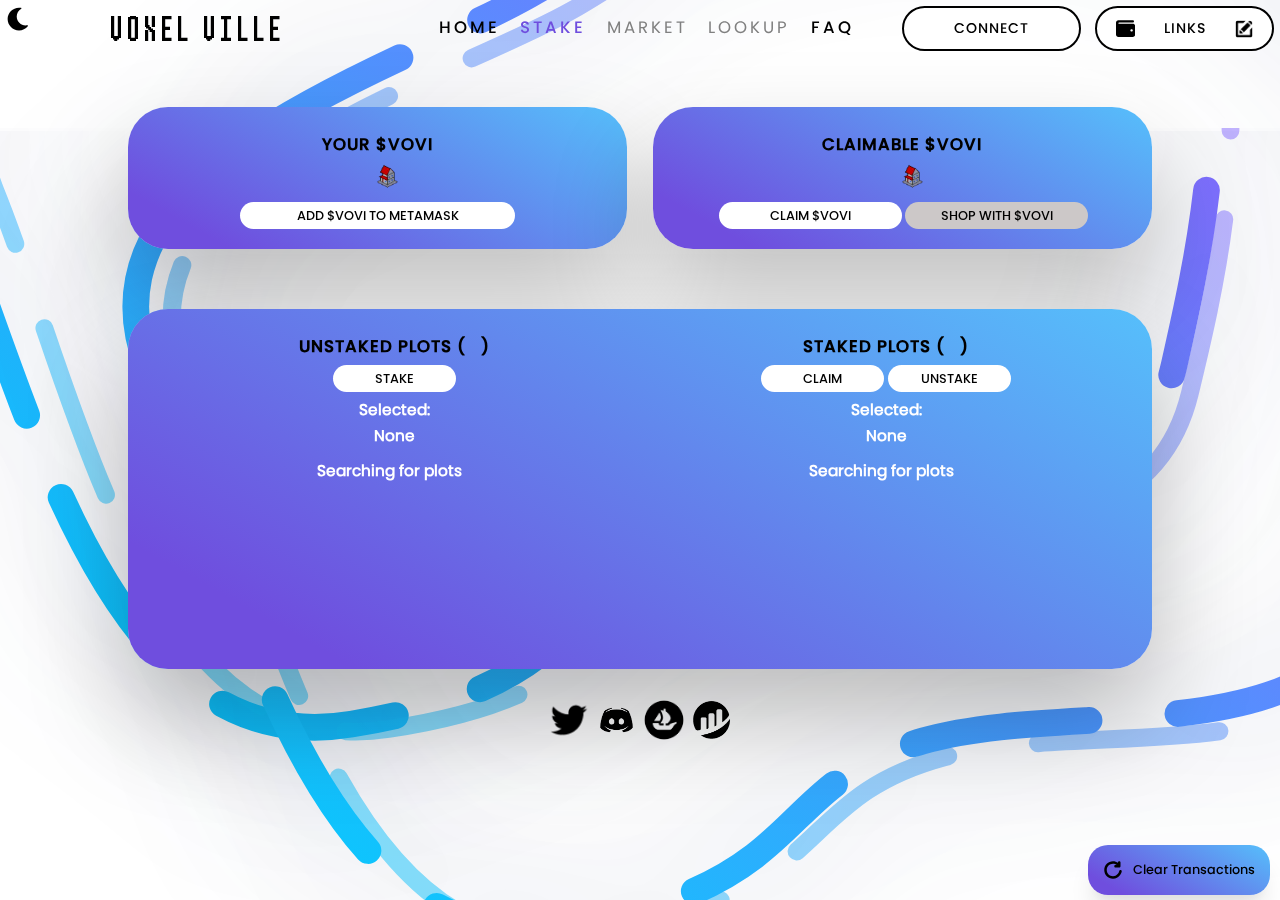
<file: index.html>
<!DOCTYPE html>
<html data-wf-page="611d0d9b752438d09b44e08e" data-wf-site="611d0d9b752438eba744e08d">

<head>
   <meta charset="utf-8">
   <title>Voxel Ville | STAKE</title>
   <meta content="Stake plots and avatars to earn $VOVI." name="description">
   <meta content="Voxel Ville | STAKE" property="og:title">
   <meta content="Stake plots and avatars to earn $VOVI." property="og:description">
   <meta content="Voxel Ville | STAKE" property="twitter:title">
   <meta content="Stake plots and avatars to earn $VOVI." property="twitter:description">
   <meta property="og:type" content="website">
   <meta property="og:image"
      content="https://github.com/saintmaxi/voxelville-market-dev/blob/main/images/big-icon.png?raw=true">
   <meta property="og:image:width" content="1000">
   <meta property="og:image:height" content="1000">
   <meta name="twitter:image"
      content="https://github.com/saintmaxi/voxelville-market-dev/blob/main/images/big-icon.png?raw=true" />
   <meta content="width=device-width, initial-scale=1" name="viewport">
   <meta content="Webflow" name="generator">
   <link href="css/voxel-ville.css" rel="stylesheet" type="text/css">
   <link href="css/normalize.css" rel="stylesheet" type="text/css">
   <link href="css/index.css" rel="stylesheet" type="text/css">
   <link href="css/mint.css" rel="stylesheet" type="text/css">
   <link href="css/vovi.css" rel="stylesheet" type="text/css">
   <link href="css/dark.css" rel="stylesheet" type="text/css">
   <script
      type="text/javascript">!function (o, c) { var n = c.documentElement, t = " w-mod-"; n.className += t + "js", ("ontouchstart" in o || o.DocumentTouch && c instanceof DocumentTouch) && (n.className += t + "touch") }(window, document);</script>
   <link href="https://github.com/saintmaxi/voxelville-market-dev/blob/main/images/tab-icon.png?raw=true"
      rel="shortcut icon" type="image/x-icon">
   <link href="https://github.com/saintmaxi/voxelville-market-dev/blob/main/images/tab-cion.png?raw=true"
      rel="apple-touch-icon">
</head>

<body class="body">
   <img id="dark-mode-toggle" class="hide-on-mobile" onclick="toggleDarkMode()" src="images/moon-solid.svg">
   <div id="top">
      <div id="title-section" class="header hide-on-mobile">
         <div id="title">
            <a href="https://www.voxelville.io/" class="title-link">VOXEL VILLE</a>
         </div>
      </div>
      <div id="header" class="header hide-on-mobile">
         <div class="header-menu">
            <a href="https://www.voxelville.io/" class="link">
               HOME
            </a>
         </div>
         <div class="header-menu">
            <a href="./index.html" class="link active">
               STAKE
            </a>
         </div>
         <div class="header-menu" style="color:grey !important;">
            <!-- <a href="#" class="link"> -->
            MARKET
            <!-- </a> -->
         </div>
         <div class="header-menu" style="color:grey !important;">
            <!-- <a href="#" class="link"> -->
            LOOKUP
            <!-- </a> -->
         </div>
         <div class="header-menu">
            <a href="./faq.html" class="link">
               FAQ
            </a>
         </div>
      </div>
      <div id="desktop-wallet-connect-div">
         <button class="button hide-on-mobile clickable" id="account" href="#" onclick=connect()>
            <span id="account-text">CONNECT</span>
         </button>
         <button class="button hide-on-mobile" id="discord" onclick="openLinksPrompt()">
            <svg id="discord-img" xmlns="http://www.w3.org/2000/svg" viewBox="0 0 512 512">
               <!--! Font Awesome Pro 6.1.2 by @fontawesome - https://fontawesome.com License - https://fontawesome.com/license (Commercial License) Copyright 2022 Fonticons, Inc. -->
               <path
                  d="M448 32C465.7 32 480 46.33 480 64C480 81.67 465.7 96 448 96H80C71.16 96 64 103.2 64 112C64 120.8 71.16 128 80 128H448C483.3 128 512 156.7 512 192V416C512 451.3 483.3 480 448 480H64C28.65 480 0 451.3 0 416V96C0 60.65 28.65 32 64 32H448zM416 336C433.7 336 448 321.7 448 304C448 286.3 433.7 272 416 272C398.3 272 384 286.3 384 304C384 321.7 398.3 336 416 336z" />
            </svg>
            <span id="discord-text">LINKS</span>
            <img id="edit-img" src="./images/edit.png">
         </button>
      </div>
      <div id="mobile-wallet-connect-div" class="hide-on-desktop">
         <button id="mobile-account" href="#" class="button" onclick=connect()>
            <span id="mobile-account-text">CONNECT</span>
         </button>
         <button class="button" id="discord-mobile" onclick="openLinksPrompt()">
            <svg id="discord-img" xmlns="http://www.w3.org/2000/svg" viewBox="0 0 512 512">
               <!--! Font Awesome Pro 6.1.2 by @fontawesome - https://fontawesome.com License - https://fontawesome.com/license (Commercial License) Copyright 2022 Fonticons, Inc. -->
               <path
                  d="M448 32C465.7 32 480 46.33 480 64C480 81.67 465.7 96 448 96H80C71.16 96 64 103.2 64 112C64 120.8 71.16 128 80 128H448C483.3 128 512 156.7 512 192V416C512 451.3 483.3 480 448 480H64C28.65 480 0 451.3 0 416V96C0 60.65 28.65 32 64 32H448zM416 336C433.7 336 448 321.7 448 304C448 286.3 433.7 272 416 272C398.3 272 384 286.3 384 304C384 321.7 398.3 336 416 336z" />
            </svg>
            <span id="discord-text-mobile">LINKS</span>
            <img id="edit-img" src="./images/edit.png">
         </button>
         <button id="navbar" href="#" class="button" onclick="toggleMenu()"></button>
      </div>
      <div id="expand-container">
         <div id="mobile-nav-menu" class="collapsed">
            <div id="header" class="header hide-on-desktop">
               <div class="header-menu">
                  <a href="https://www.voxelville.io/" class="link">
                     HOME
                  </a>
               </div>
               <div class="header-menu">
                  <a href="./index.html" class="link active">
                     STAKE
                  </a>
               </div>
               <div class="header-menu" style="color:grey !important;">
                  <!-- <a href="#" class="link"> -->
                  MARKET
                  <!-- </a> -->
               </div>
               <div class="header-menu" style="color:grey !important;">
                  <!-- <a href="#" class="link"> -->
                  LOOKUP
                  <!-- </a> -->
               </div>
               <div class="header-menu">
                  <a href="./faq.html" class="link">
                     FAQ
                  </a>
               </div>
            </div>
            <img id="dark-mode-toggle-mobile" class="hide-on-desktop" onclick="toggleDarkMode()"
               src="images/moon-solid.svg">
            <div class="hide-on-desktop" id="socials">
               <a href="https://twitter.com/VilleVoxel" target="_blank" class="twitter link w-inline-block">
                  <img src="images/twitter-white.png" loading="lazy" alt="">
               </a>
               <a href="https://discord.gg/voxelville" target="_blank" class="discord link w-inline-block">
                  <img src="images/dc-black.png" loading="lazy" alt="">
               </a>
               <a href="https://opensea.io/collection/voxel-ville-official" target="_blank"
                  class="opensea link w-inline-block">
                  <img src="images/os-black.png" loading="lazy" alt=""
                     style="background-color: transparent;border-radius: 50%;">
               </a>
               <a href="https://etherscan.io/address/0x31C823260528bA98E3bf797b2add2302Af097392#code" target="_blank"
                  class="etherscan link w-inline-block">
                  <img src="images/etherscan-black.png" loading="lazy" alt="" style="border-radius: 50%;">
               </a>
            </div>
         </div>
      </div>
   </div>
   <div class="section">
      <div id="vovi-balances">
         <div id="your-vovi-container" class="box vovi-balance-container">
            <h2 class="text-primary">YOUR $VOVI</h2>
            <h2><span id="your-vovi"><span class="one">.</span><span class="two">.</span><span
                     class="three">.</span></span> <img src="images/coin.png" class="coco-icon"></h2>
            <button class="button" onclick="importVoviToWallet()">ADD $VOVI TO METAMASK</button>
         </div>
         <div class="box vovi-balance-container">
            <h2 class="text-primary">CLAIMABLE $VOVI</h2>
            <h2><span id="claimable-vovi"><span class="one">.</span><span class="two">.</span><span
                     class="three">.</span></span> <img src="images/coin.png" class="coco-icon"></h2>
            <div id="claim-buttons">
               <button class="button stake-action-button" onclick="claimAll()">CLAIM $VOVI</button>
               <button class="button" onmouseover="this.innerHTML='COMING SOON...'"
                  onmouseleave="this.innerHTML='SHOP WITH $VOVI'">SHOP WITH $VOVI</button>
            </div>
         </div>
      </div>
   </div>
   <div id="your-asset-section" class="container box">
      <div class="staking-section asset-wrapper">
         <h2 class="text-primary">UNSTAKED PLOTS (<span id="your-assets-num"><span class="one">.</span><span
                  class="two">.</span><span class="three">.</span></span>)</h2>
         <div class="stake-buttons">
            <button id="stakeSelectedButton" href="#" class="button stake-action-button" onclick="openStakingPrompt()">STAKE</button>
            <!-- <button id="stakeAllButton" href="#" class="button" onclick="stakeAll()">STAKE ALL</button> -->
         </div>
         <div style="text-align: center;">
            <h3 class="selected">Selected:</h3>
            <h3 class="selected" id="selected-for-staking">None</h3>
         </div>
         <div id="available-assets-images" style="margin-top:0;width:100%;">
            <h3>Searching <span class="hide-on-mobile">for plots</span><span class="one">.</span><span
                  class="two">.</span><span class="three">.</span></h3>
         </div>
      </div>
      <div class="staking-section asset-wrapper">
         <h2 class="text-primary">STAKED PLOTS (<span id="your-staked-assets-num"><span class="one">.</span><span
                  class="two">.</span><span class="three">.</span></span>)</h2>
         <div class="stake-buttons">
            <button id="claimSelectedButton" href="#" class="button stake-action-button" onclick="claimByIds()">CLAIM</button>
            <!-- <button id="claimAllButton" href="#" class="button" onclick="claimAll()">CLAIM ALL</button><br> -->
            <button id="unstakeSelectedButton" href="#" class="button stake-action-button" onclick="unstakeByIds()">UNSTAKE</button>
            <!-- <button id="unstakeAllButton" href="#" class="button" onclick="unstakeAll()">UNSTAKE ALL</button> -->
         </div>
         <div style="text-align: center;">
            <h3 class="selected">Selected:</h3>
            <h3 class="selected" id="selected-for-unstaking">None</h3>
         </div>
         <div id="staked-assets-images" style="margin-top:0;width:100%;">
            <h3>Searching <span class="hide-on-mobile">for plots</span><span class="one">.</span><span
                  class="two">.</span><span class="three">.</span></h3>
         </div>
      </div>
   </div>
   <div>
      <div class="section body-section footer wf-section">
         <div class="container w-container footer-section">
            <div id="bottom-socials">
               <a href="https://twitter.com/VilleVoxel" target="_blank" class="twitter link">
                  <img src="images/twitter-white.png" loading="lazy" alt="">
               </a>
               <a href="https://discord.gg/voxelville" target="_blank" class="discord link">
                  <img src="images/dc-black.png" loading="lazy" alt="">
               </a>
               <a href="https://opensea.io/collection/voxel-ville-official" target="_blank" class="opensea link">
                  <img src="images/os-black.png" loading="lazy" alt="">
               </a>
               <a href="https://etherscan.io/address/0x31C823260528bA98E3bf797b2add2302Af097392#code" target="_blank"
                  class="etherscan link w-inline-block">
                  <img class="etherscan" src="images/etherscan-black.png" loading="lazy" alt=""
                     style="border-radius: 50%;">
               </a>
            </div>
         </div>
      </div>
   </div>
   <img src="images/line.svg" loading="lazy" alt="" class="banner-img fixed-banner hide-on-desktop">
   <img src="images/line2.svg" loading="lazy" alt="" class="banner-img fixed-banner hide-on-desktop">
   <img src="images/line3.svg" loading="lazy" alt="" class="banner-img fixed-banner hide-on-desktop">
   <img src="images/line4.svg" loading="lazy" alt="" class="banner-img fixed-banner hide-on-desktop">
   <img src="images/line.svg" loading="lazy" alt="" class="banner-img fixed-banner hide-on-mobile">
   <img src="images/line2.svg" loading="lazy" alt="" class="banner-img fixed-banner hide-on-mobile">
   <img src="images/line3.svg" loading="lazy" alt="" class="banner-img fixed-banner hide-on-mobile">
   <img src="images/line4.svg" loading="lazy" alt="" class="banner-img fixed-banner hide-on-mobile">
   <div id="pending-transactions"></div>
   <div class="refresh-cache" id="clear-button" onclick="clearPendingTxs()">
      <svg xmlns="http://www.w3.org/2000/svg" xml:space="preserve" id="Layer_1" version="1.1" viewBox="0 0 32 32"><path d="M28 16c-1.219 0-1.797.859-2 1.766C25.269 21.03 22.167 26 16 26c-5.523 0-10-4.478-10-10S10.477 6 16 6c2.24 0 4.295.753 5.96 2H20c-1.104 0-2 .896-2 2s.896 2 2 2h6c1.104 0 2-.896 2-2V4c0-1.104-.896-2-2-2s-2 .896-2 2v.518C21.733 2.932 18.977 2 16 2 8.268 2 2 8.268 2 16s6.268 14 14 14c9.979 0 14-9.5 14-11.875C30 16.672 28.938 16 28 16z"/></svg>
      <div>Clear Transactions</div>
   </div>
   <script src="https://d3e54v103j8qbb.cloudfront.net/js/jquery-3.5.1.min.dc5e7f18c8.js?site=611d0d9b752438eba744e08d"
      type="text/javascript" integrity="sha256-9/aliU8dGd2tb6OSsuzixeV4y/faTqgFtohetphbbj0="
      crossorigin="anonymous"></script>
   <script type="application/javascript" src="https://cdn-cors.ethers.io/lib/ethers-5.5.1.umd.min.js"></script>
   <link href="css/webflow.css" rel="stylesheet" type="text/css">
   <script src="./scripts/utils.js"></script>
   <script src="./scripts/links.js"></script>
   <script src="./scripts/voviEthers.js"></script>
</body>

</html>
</file>
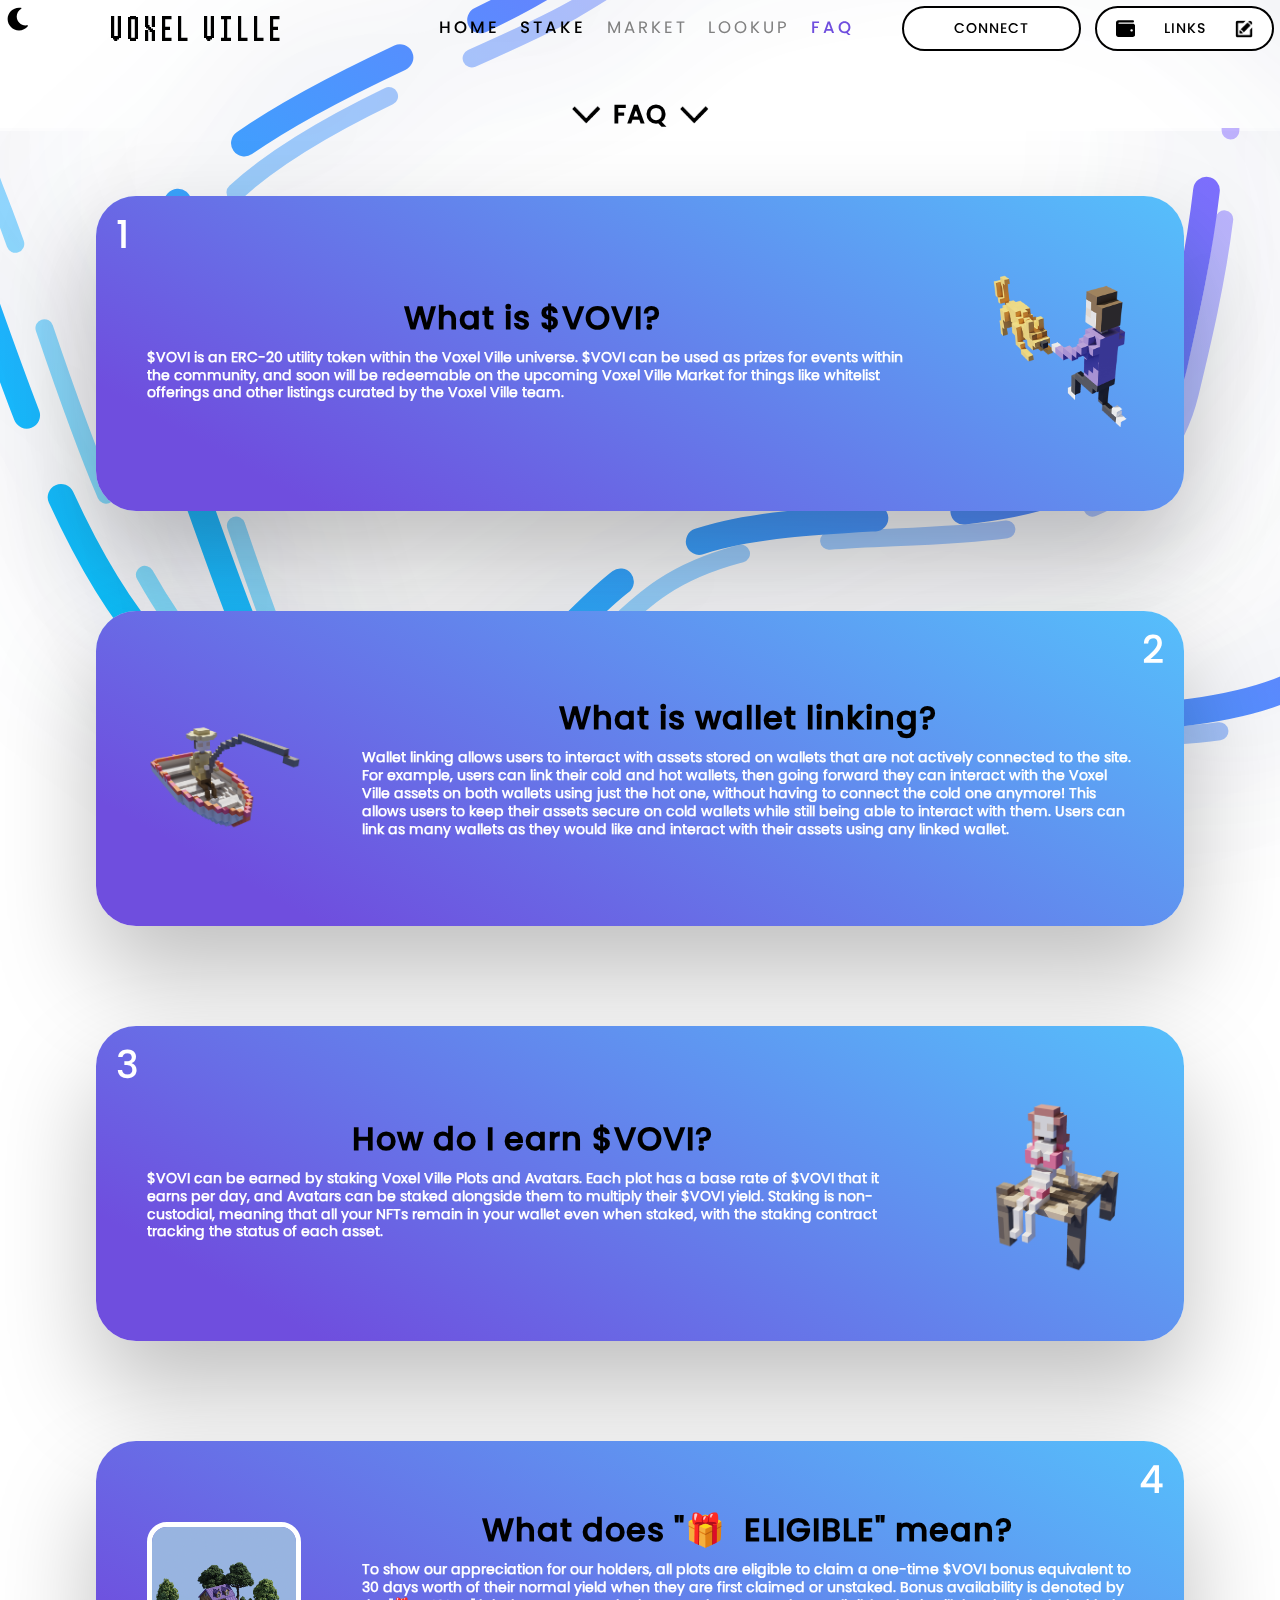
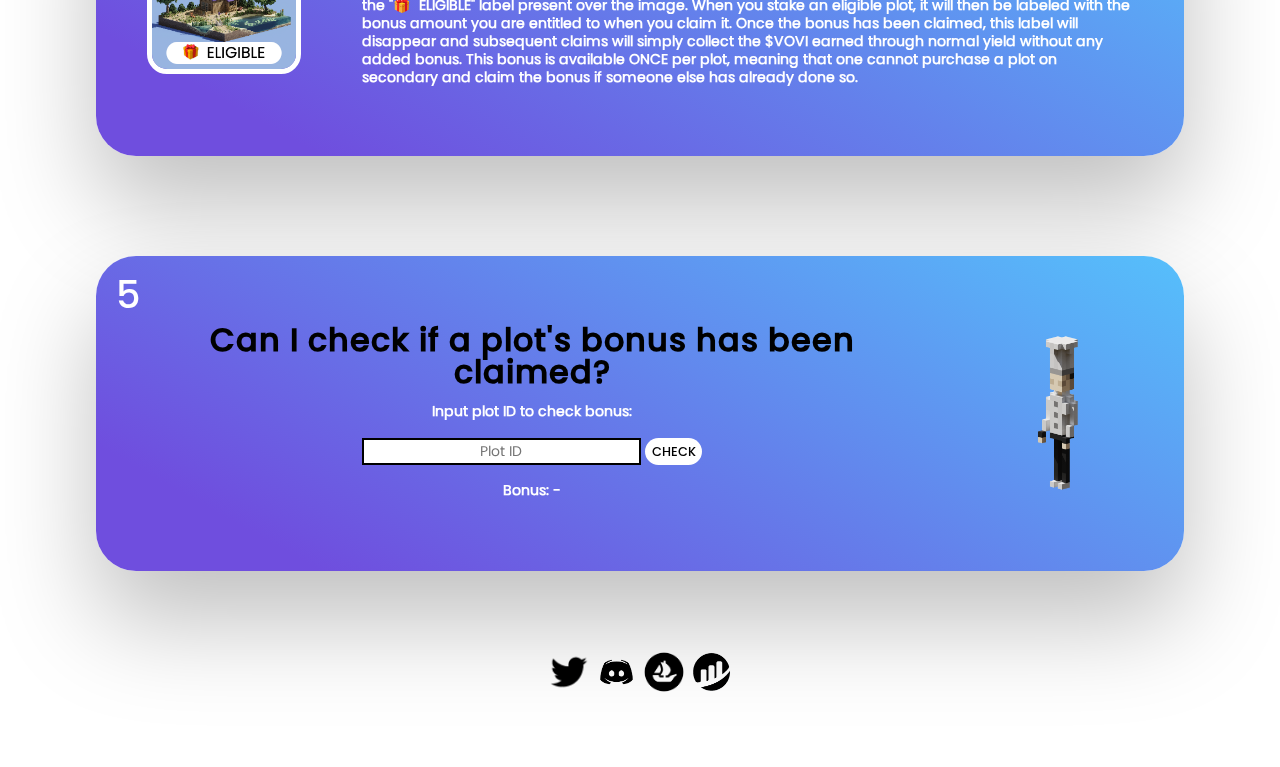
<file: faq.html>
<!DOCTYPE html>
<html data-wf-page="611d0d9b752438d09b44e08e" data-wf-site="611d0d9b752438eba744e08d">

<head>
   <meta charset="utf-8">
   <title>Voxel Ville | FAQ</title>
   <meta content="Spend $VOVI on listings curated by the Voxel Ville team." name="description">
   <meta content="Voxel Ville | FAQ" property="og:title">
   <meta content="Spend $VOVI on listings curated by the Voxel Ville team." property="og:description">
   <meta content="Voxel Ville | FAQ" property="twitter:title">
   <meta content="Spend $VOVI on listings curated by the Voxel Ville team." property="twitter:description">
   <meta property="og:type" content="website">
   <meta property="og:image"
      content="https://github.com/saintmaxi/voxelville-market-dev/blob/main/images/big-icon.png?raw=true">
   <meta property="og:image:width" content="1000">
   <meta property="og:image:height" content="1000">
   <meta name="twitter:image"
      content="https://github.com/saintmaxi/voxelville-market-dev/blob/main/images/big-icon.png?raw=true" />
   <meta content="width=device-width, initial-scale=1" name="viewport">
   <meta content="Webflow" name="generator">
   <link href="css/voxel-ville.css" rel="stylesheet" type="text/css">
   <link href="css/normalize.css" rel="stylesheet" type="text/css">
   <link href="css/index.css" rel="stylesheet" type="text/css">
   <link href="css/mint.css" rel="stylesheet" type="text/css">
   <link href="css/faq.css" rel="stylesheet" type="text/css">
   <link href="css/dark.css" rel="stylesheet" type="text/css">
   <script
      type="text/javascript">!function (o, c) { var n = c.documentElement, t = " w-mod-"; n.className += t + "js", ("ontouchstart" in o || o.DocumentTouch && c instanceof DocumentTouch) && (n.className += t + "touch") }(window, document);</script>
   <link href="https://github.com/saintmaxi/voxelville-market-dev/blob/main/images/tab-icon.png?raw=true"
      rel="shortcut icon" type="image/x-icon">
   <link href="https://github.com/saintmaxi/voxelville-market-dev/blob/main/images/tab-cion.png?raw=true"
      rel="apple-touch-icon">
</head>

<body class="body">
   <img id="dark-mode-toggle" class="hide-on-mobile" onclick="toggleDarkMode()" src="images/moon-solid.svg">
   <div id="top">
      <div id="title-section" class="header hide-on-mobile">
         <div id="title">
            <a href="https://www.voxelville.io/" class="title-link">VOXEL VILLE</a>
         </div>
      </div>
      <div id="header" class="header hide-on-mobile">
         <div class="header-menu">
            <a href="https://www.voxelville.io/" class="link">
               HOME
            </a>
         </div>
         <div class="header-menu">
            <a href="./index.html" class="link">
               STAKE
            </a>
         </div>
         <div class="header-menu" style="color:grey !important;">
            <!-- <a href="#" class="link"> -->
            MARKET
            <!-- </a> -->
         </div>
         <div class="header-menu" style="color:grey !important;">
            <!-- <a href="#" class="link"> -->
            LOOKUP
            <!-- </a> -->
         </div>
         <div class="header-menu">
            <a href="./faq.html" class="link active">
               FAQ
            </a>
         </div>
      </div>
      <div id="desktop-wallet-connect-div">
         <button class="button hide-on-mobile clickable" id="account" href="#" onclick=connect()>
            <span id="account-text">CONNECT</span>
         </button>
         <button class="button hide-on-mobile" id="discord" onclick="openLinksPrompt()">
            <svg id="discord-img" xmlns="http://www.w3.org/2000/svg" viewBox="0 0 512 512">
               <!--! Font Awesome Pro 6.1.2 by @fontawesome - https://fontawesome.com License - https://fontawesome.com/license (Commercial License) Copyright 2022 Fonticons, Inc. -->
               <path
                  d="M448 32C465.7 32 480 46.33 480 64C480 81.67 465.7 96 448 96H80C71.16 96 64 103.2 64 112C64 120.8 71.16 128 80 128H448C483.3 128 512 156.7 512 192V416C512 451.3 483.3 480 448 480H64C28.65 480 0 451.3 0 416V96C0 60.65 28.65 32 64 32H448zM416 336C433.7 336 448 321.7 448 304C448 286.3 433.7 272 416 272C398.3 272 384 286.3 384 304C384 321.7 398.3 336 416 336z" />
            </svg>
            <span id="discord-text">LINKS</span>
            <img id="edit-img" src="./images/edit.png">
         </button>
      </div>
      <div id="mobile-wallet-connect-div" class="hide-on-desktop">
         <button id="mobile-account" href="#" class="button" onclick=connect()>
            <span id="mobile-account-text">CONNECT</span>
         </button>
         <button class="button" id="discord-mobile" onclick="openLinksPrompt()">
            <svg id="discord-img" xmlns="http://www.w3.org/2000/svg" viewBox="0 0 512 512">
               <!--! Font Awesome Pro 6.1.2 by @fontawesome - https://fontawesome.com License - https://fontawesome.com/license (Commercial License) Copyright 2022 Fonticons, Inc. -->
               <path
                  d="M448 32C465.7 32 480 46.33 480 64C480 81.67 465.7 96 448 96H80C71.16 96 64 103.2 64 112C64 120.8 71.16 128 80 128H448C483.3 128 512 156.7 512 192V416C512 451.3 483.3 480 448 480H64C28.65 480 0 451.3 0 416V96C0 60.65 28.65 32 64 32H448zM416 336C433.7 336 448 321.7 448 304C448 286.3 433.7 272 416 272C398.3 272 384 286.3 384 304C384 321.7 398.3 336 416 336z" />
            </svg>
            <span id="discord-text-mobile">LINKS</span>
            <img id="edit-img" src="./images/edit.png">
         </button>
         <button id="navbar" href="#" class="button" onclick="toggleMenu()"></button>
      </div>
      <div id="expand-container">
         <div id="mobile-nav-menu" class="collapsed">
            <div id="header" class="header hide-on-desktop">
               <div class="header-menu">
                  <a href="https://www.voxelville.io/" class="link">
                     HOME
                  </a>
               </div>
               <div class="header-menu">
                  <a href="./index.html" class="link">
                     STAKE
                  </a>
               </div>
               <div class="header-menu" style="color:grey !important;">
                  <!-- <a href="#" class="link"> -->
                  MARKET
                  <!-- </a> -->
               </div>
               <div class="header-menu" style="color:grey !important;">
                  <!-- <a href="#" class="link"> -->
                  LOOKUP
                  <!-- </a> -->
               </div>
               <div class="header-menu">
                  <a href="./faq.html" class="link active">
                     FAQ
                  </a>
               </div>
            </div>
            <img id="dark-mode-toggle-mobile" class="hide-on-desktop" onclick="toggleDarkMode()"
               src="images/moon-solid.svg">
            <div class="hide-on-desktop" id="socials">
               <a href="https://twitter.com/VilleVoxel" target="_blank" class="twitter link w-inline-block">
                  <img src="images/twitter-white.png" loading="lazy" alt="">
               </a>
               <a href="https://discord.gg/voxelville" target="_blank" class="discord link w-inline-block">
                  <img src="images/dc-black.png" loading="lazy" alt="">
               </a>
               <a href="https://opensea.io/collection/voxel-ville-official" target="_blank"
                  class="opensea link w-inline-block">
                  <img src="images/os-black.png" loading="lazy" alt=""
                     style="background-color: transparent;border-radius: 50%;">
               </a>
               <a href="https://etherscan.io/address/0x31C823260528bA98E3bf797b2add2302Af097392#code" target="_blank"
                  class="etherscan link w-inline-block">
                  <img src="images/etherscan-black.png" loading="lazy" alt="" style="border-radius: 50%;">
               </a>
            </div>
         </div>
      </div>
   </div>
   <h1 id="roadmap" class="text-primary">
      <img class="down-arrow" src="images/down-arrow-black.png"> FAQ <img class="down-arrow"
         src="images/down-arrow-black.png">
   </h1>
   <!-- <div class="section body-section body-1 wf-section">
      <div id="about" class="container w-container box">
         <span class="left-number">1</span>
         <div id="about-text-desktop-1" class="hide-on-mobile">
            <h2 class="text-primary">What is Voxel Ville Market?</h2>
            <p style="margin-bottom: 17px;">
               Voxel Ville Market will be an outlet for holders to spend the $VOVI token they earn from holding Voxel
               Ville
               NFTs. Market listings can include things like whitelist offerings from other projects which allow a
               guaranteed mint for users that purchase a spot.
            </p>
         </div>
         <h1 class="hide-on-desktop text-primary">What is Voxel Ville Market?</h1>
         <div id="about-gif">
            <img id="wc-gif" src="images/pet.png" style="width: 100%;">
         </div>
         <div id="about-text-mobile" class="hide-on-desktop">
            <p>
               Voxel Ville Market will be an outlet for holders to spend the $VOVI token they earn from holding Voxel
               Ville
               NFTs. Market listings can include things like whitelist offerings from other projects which allow a
               guaranteed mint for users that purchase a spot.
            </p>
         </div>
      </div>
   </div> -->
   <div class="section body-section body-1 wf-section">
      <div id="about" class="container w-container box">
         <span class="left-number">1</span>
         <div id="about-text-desktop-1" class="hide-on-mobile">
            <h2 class="text-primary">What is $VOVI?</h2>
            <p style="margin-bottom: 17px;">
               $VOVI is an ERC-20 utility token within the Voxel Ville universe. $VOVI can be used as prizes for events
               within the community, and soon will be redeemable on the upcoming Voxel Ville Market for things like
               whitelist offerings and other listings curated by the Voxel Ville team.
            </p>
         </div>
         <h1 class="hide-on-desktop text-primary">What is $VOVI?</h1>
         <div id="about-gif">
            <img id="wc-gif" src="images/pet.png" style="width: 100%;">
         </div>
         <div id="about-text-mobile" class="hide-on-desktop">
            <p>
               $VOVI is an ERC-20 utility token within the Voxel Ville universe. $VOVI can be used as prizes for events
               within the community, and soon will be redeemable on the upcoming Voxel Ville Market for things like
               whitelist offerings and other listings curated by the Voxel Ville team.
            </p>
         </div>
      </div>
   </div>
   <!-- <div class="section body-section body-1 wf-section">
      <div id="about" class="container w-container box">
         <div class="right-number">2</div>
         <h1 class="hide-on-desktop text-primary">How do I purchase listings?</h1>
         <div id="about-gif">
            <img id="wc-gif" src="images/boat.png" style="width: 100%;">
         </div>
         <div id="about-text-desktop-2" class="hide-on-mobile">
            <h2 class="text-primary">How do I purchase listings?</h2>
            <p>
               First, approve the market contract to spend your $VOVI. Be sure to also set a Discord ID for your
               connected wallet using the button in the top right. Once those steps are completed, you can click the
               purchase button on any listing and approve the transaction to buy.
            </p>
         </div>
         <div id="about-text-mobile" class="hide-on-desktop">
            <p>
               First, approve the market contract to spend your $VOVI. Be sure to also set a Discord ID for your
               connected wallet using the button in the top right. Once those steps are completed, you can click the
               purchase button on any listing and approve the transaction to buy.
            </p>
         </div>
      </div>
   </div> -->
   <div class="section body-section body-1 wf-section">
      <div id="about" class="container w-container box">
         <div class="right-number">2</div>
         <h1 class="hide-on-desktop text-primary">What is wallet linking?</h1>
         <div id="about-gif">
            <img id="wc-gif" src="images/boat.png" style="width: 100%;">
         </div>
         <div id="about-text-desktop-2" class="hide-on-mobile">
            <h2 class="text-primary">What is wallet linking?</h2>
            <p>
               Wallet linking allows users to interact with assets stored on wallets that are not actively connected to
               the site. For example, users can link their cold and hot wallets, then going forward they can interact
               with the Voxel Ville assets on both wallets using just the hot one, without having to connect the cold
               one anymore! This allows users to keep their assets secure on cold wallets while still being able to
               interact with them. Users can link as many wallets as they would like and interact with their assets
               using any linked wallet.
            </p>
         </div>
         <div id="about-text-mobile" class="hide-on-desktop">
            <p>
               Wallet linking allows users to interact with assets stored on wallets that are not actively connected to
               the site. For example, users can link their cold and hot wallets, then going forward they can interact
               with the Voxel Ville assets on both wallets using just the hot one, without having to connect the cold
               one anymore! This allows users to keep their assets secure on cold wallets while still being able to
               interact with them. Users can link as many wallets as they would like and interact with their assets
               using any linked wallet.
            </p>
         </div>
      </div>
   </div>
   <!-- <div class="section body-section body-1 wf-section">
      <div id="about" class="container w-container box">
         <span class="left-number">3</span>
         <div id="about-text-desktop-1" class="hide-on-mobile">
            <h2 class="text-primary">How do I purchase listings?</h2>
            <p style="margin-bottom: 17px;">
               First, approve the market contract to spend your $VOVI. Be sure to also set a Discord ID for your
               connected wallet using the button in the top right. Once those steps are completed, you can click the
               purchase button on any listing and approve the transaction to buy.
            </p>
         </div>
         <h1 class="hide-on-desktop text-primary">How do I purchase listings?</h1>
         <div id="about-gif">
            <img id="wc-gif" src="images/dock.png" style="width: 100%;">
         </div>
         <div id="about-text-mobile" class="hide-on-desktop">
            <p>
               First, approve the market contract to spend your $VOVI. Be sure to also set a Discord ID for your
               connected wallet using the button in the top right. Once those steps are completed, you can click the
               purchase button on any listing and approve the transaction to buy.
            </p>
         </div>
      </div>
   </div> -->
   <div class="section body-section body-1 wf-section">
      <div id="about" class="container w-container box">
         <span class="left-number">3</span>
         <div id="about-text-desktop-1" class="hide-on-mobile">
            <h2 class="text-primary">How do I earn $VOVI?</h2>
            <p style="margin-bottom: 17px;">
               $VOVI can be earned by staking Voxel Ville Plots and Avatars. Each plot has a base rate of $VOVI that it
               earns per day, and Avatars can be staked alongside them to multiply their $VOVI yield. Staking is
               non-custodial, meaning that all your NFTs remain in your wallet even when staked, with the staking
               contract tracking the status of each asset.
            </p>
         </div>
         <h1 class="hide-on-desktop text-primary">How do I earn $VOVI?</h1>
         <div id="about-gif">
            <img id="wc-gif" src="images/dock.png" style="width: 100%;">
         </div>
         <div id="about-text-mobile" class="hide-on-desktop">
            <p>
               $VOVI can be earned by staking Voxel Ville Plots and Avatars. Each plot has a base rate of $VOVI that it
               earns per day, and Avatars can be staked alongside them to multiply their $VOVI yield. Staking is
               non-custodial, meaning that all your NFTs remain in your wallet even when staked, with the staking
               contract tracking the status of each asset.
            </p>
         </div>
      </div>
   </div>
   <div class="section body-section body-1 wf-section">
      <div id="about" class="container w-container box">
         <div class="right-number">4</div>
         <h1 class="hide-on-desktop text-primary">What does "🎁&nbsp ELIGIBLE" mean?</h1>
         <div id="about-gif">
            <img id="wc-gif" src="images/gift-eligible.png" style="width: 100%;border-radius: 20px;border: 5px solid white;">
         </div>
         <div id="about-text-desktop-2" class="hide-on-mobile">
            <h2 class="text-primary">What does "🎁&nbsp ELIGIBLE" mean?</h2>
            <p>
               To show our appreciation for our holders, all plots are eligible to claim a one-time $VOVI bonus equivalent to 30 days worth of their normal yield when they are first claimed or unstaked.
                Bonus availability is denoted by the "🎁&nbsp ELIGIBLE" label present over the image. When you stake an eligible plot, it will then be labeled with the bonus amount you are entitled to when you claim it.
                 Once the bonus has been claimed, this label will disappear and subsequent claims will simply collect the $VOVI earned through normal yield without any added bonus. This bonus is available 
                 ONCE per plot, meaning that one cannot purchase a plot on secondary and claim the bonus if someone else has already done so.
            </p>
         </div>
         <div id="about-text-mobile" class="hide-on-desktop">
            <p>
               To show our appreciation for our holders, all plots are eligible to claim a one-time $VOVI bonus equivalent to 30 days worth of their normal yield when they are first claimed or unstaked.
               Bonus availability is denoted by the "🎁&nbsp ELIGIBLE" label present over the image. When you stake an eligible plot, it will then be labeled with the bonus amount you are entitled to when you claim it.
                Once the bonus has been claimed, this label will disappear and subsequent claims will simply collect the $VOVI earned through normal yield without any added bonus. This bonus is available 
                ONCE per plot, meaning that one cannot purchase a plot on secondary and claim the bonus if someone else has already done so.
            </p>
         </div>
      </div>
   </div>
   <div class="section body-section body-1 wf-section">
      <div id="about" class="container w-container box">
         <span class="left-number">5</span>
         <div id="about-text-desktop-1" class="hide-on-mobile">
            <h2 class="text-primary">Can I check if a plot's bonus has been claimed?</h2>
            <p style="margin-bottom: 17px;text-align: center;">
               Input plot ID to check bonus:
            </p>
            <input id="plot-input-desktop" style="color:black;text-align: center;" inputmode="numeric" placeholder="Plot ID">
            <button class="button" onclick="getBonusForId()">&nbspCHECK&nbsp</button>
            <p style="margin-top:17px;margin-bottom: 17px;text-align: center;">
               Bonus: <span id="bonus-available-desktop">-</span>
            </p>
         </div>
         <h1 class="hide-on-desktop text-primary">Can I check if a plot's bonus has been claimed?</h1>
         <div id="about-gif">
            <img id="wc-gif" src="images/vox.png" style="width: 100%;">
         </div>
         <div id="about-text-mobile" class="hide-on-desktop">
            <p style="margin-bottom: 17px;text-align: center;">
               Input plot ID to check bonus:
            </p>
            <input id="plot-input-mobile" style="color:black;text-align: center;" inputmode="numeric" placeholder="Plot ID">
            <button class="button" onclick="getBonusForId()">&nbspCHECK&nbsp</button>
            <p style="margin-top:17px;margin-bottom: 17px;text-align: center;">
               Bonus: <span id="bonus-available-mobile">-</span>
            </p>
         </div>
      </div>
   </div>

   <!-- <div class="section body-section body-1 wf-section">
      <div id="about" class="container w-container box">
         <span class="left-number">3</span>
         <div id="about-text-desktop-1" class="hide-on-mobile">
            <h2 class="text-primary">Why do you need my Discord ID?</h2>
            <p style="margin-bottom: 17px;">
               Many projects that give us whitelist spots require a list of Discord ID's along with the list of
               whitelisted addresses. This is because there may be additional steps needed in their server such as
               assigning roles to whitelisted users. In any case, linking your Discord up front makes this process
               smoother for everyone involved.
            </p>
         </div>
         <h1 class="hide-on-desktop text-primary">Why do you need my Discord ID?</h1>
         <div id="about-gif">
            <img id="wc-gif" src="images/dock.png" style="width: 100%;">
         </div>
         <div id="about-text-mobile" class="hide-on-desktop">
            <p>
               Many projects that give us whitelist spots require a list of Discord ID's along with the list of
               whitelisted addresses. This is because there may be additional steps needed in their server such as
               assigning roles to whitelisted users. In any case, linking your Discord up front makes this process
               smoother for everyone involved.
            </p>
         </div>
      </div>
   </div> -->
   <!-- <div class="section body-section body-1 wf-section">
      <div id="about" class="container w-container box">
         <span class="right-number">4</span>
         <h1 class="hide-on-desktop text-primary">What do I do after purchasing a listing?</h1>
         <div id="about-gif">
            <img id="wc-gif" src="images/wolf.png" style="width: 100%;">
         </div>
         <div id="about-text-desktop-2" class="hide-on-mobile">
            <h2 class="text-primary">What do I do after purchasing a listing?</h2>
            <p>
               Once you purchase a listing, we will already have your Discord ID and wallet address. If anything further
               is required, that will be communicated in our Discord. The team will collect and pass along purchasers'
               info to the partner projects before the mint date.
            </p>
         </div>
         <div id="about-text-mobile" class="hide-on-desktop">
            <p>
               Once you purchase a listing, we will already have your Discord ID and wallet address. If anything further
               is required, that will be communicated in our Discord. The team will collect and pass along purchasers'
               info to the partner projects before the mint date.
            </p>
         </div>
      </div>
   </div>
   <div class="section body-section body-1 wf-section">
      <div id="about" class="container w-container box">
         <span class="left-number">5</span>
         <div id="about-text-desktop-1" class="hide-on-mobile">
            <h2 class="text-primary">Which address will be whitelisted?</h2>
            <p style="margin-bottom: 17px;">
               The address that will be whitelisted is the one that is connected when you purchase the listing. This
               currently cannot be changed, so please be aware of this when purchasing a listing.
            </p>
         </div>
         <h1 class="hide-on-desktop text-primary">Which address gets whitelisted?</h1>
         <div id="about-gif">
            <img id="wc-gif" src="images/van.png" style="width: 100%;">
         </div>
         <div id="about-text-mobile" class="hide-on-desktop">
            <p>
               The address that will be whitelisted is the one that is connected when you purchase the listing. This
               currently cannot be changed, so please be aware of this when purchasing a listing.
            </p>
         </div>
      </div>
   </div>
   <div class="section body-section body-1 wf-section">
      <div id="about" class="container w-container box">
         <span class="right-number">6</span>
         <h1 class="hide-on-desktop text-primary">Will purchasers of failed projects be refunded?</h1>
         <div id="about-gif">
            <img id="wc-gif" src="images/bully.png" style="width: 100%;">
         </div>
         <div id="about-text-desktop-2" class="hide-on-mobile">
            <h2 class="text-primary">Will purchasers of failed projects be refunded?</h2>
            <p style="margin-bottom: 17px;">
               All the $VOVI used to purchase listings is burned, so we do not have the ability to refund those who
               purchase projects that fail to live up to promises. While we vet projects we collaborate with, the main
               responsibilty is on the purchaser to research before purchasing a spot and minting.
            </p>
         </div>
         <div id="about-text-mobile" class="hide-on-desktop">
            <p>
               All the $VOVI used to purchase listings is burned, so we do not have the ability to refund when projects
               fail to live up to promises. While we vet projects we collaborate with, the main responsibilty is on the
               buyer to research before purchasing a spot and minting.
            </p>
         </div>
      </div>
   </div> -->

   <div>
      <div class="section body-section footer wf-section">
         <div class="container w-container footer-section">
            <div id="bottom-socials">
               <a href="https://twitter.com/VilleVoxel" target="_blank" class="twitter link">
                  <img src="images/twitter-white.png" loading="lazy" alt="">
               </a>
               <a href="https://discord.gg/voxelville" target="_blank" class="discord link">
                  <img src="images/dc-black.png" loading="lazy" alt="">
               </a>
               <a href="https://opensea.io/collection/voxel-ville-official" target="_blank" class="opensea link">
                  <img src="images/os-black.png" loading="lazy" alt="">
               </a>
               <a href="https://etherscan.io/address/0x31C823260528bA98E3bf797b2add2302Af097392#code" target="_blank"
                  class="etherscan link w-inline-block">
                  <img class="etherscan" src="images/etherscan-black.png" loading="lazy" alt=""
                     style="border-radius: 50%;">
               </a>
            </div>
         </div>
      </div>
   </div>
   <img src="images/line.svg" loading="lazy" alt="" class="banner-img fixed-banner hide-on-desktop">
   <img src="images/line2.svg" loading="lazy" alt="" class="banner-img fixed-banner hide-on-desktop">
   <img src="images/line3.svg" loading="lazy" alt="" class="banner-img fixed-banner hide-on-desktop">
   <img src="images/line4.svg" loading="lazy" alt="" class="banner-img fixed-banner hide-on-desktop">
   <img src="images/line.svg" loading="lazy" alt="" class="banner-img fixed-banner hide-on-mobile">
   <img src="images/line2.svg" loading="lazy" alt="" class="banner-img fixed-banner hide-on-mobile">
   <img src="images/line3.svg" loading="lazy" alt="" class="banner-img fixed-banner hide-on-mobile">
   <img src="images/line4.svg" loading="lazy" alt="" class="banner-img fixed-banner hide-on-mobile">
   <div id="pending-transactions"></div>
   <script src="https://d3e54v103j8qbb.cloudfront.net/js/jquery-3.5.1.min.dc5e7f18c8.js?site=611d0d9b752438eba744e08d"
      type="text/javascript" integrity="sha256-9/aliU8dGd2tb6OSsuzixeV4y/faTqgFtohetphbbj0="
      crossorigin="anonymous"></script>
   <script type="application/javascript" src="https://cdn-cors.ethers.io/lib/ethers-5.5.1.umd.min.js"></script>
   <link href="css/webflow.css" rel="stylesheet" type="text/css">
   <script src="./scripts/utils.js"></script>
   <script src="./scripts/links.js"></script>
   <script src="./scripts/faqEthers.js"></script>
</body>

</html>
</file>
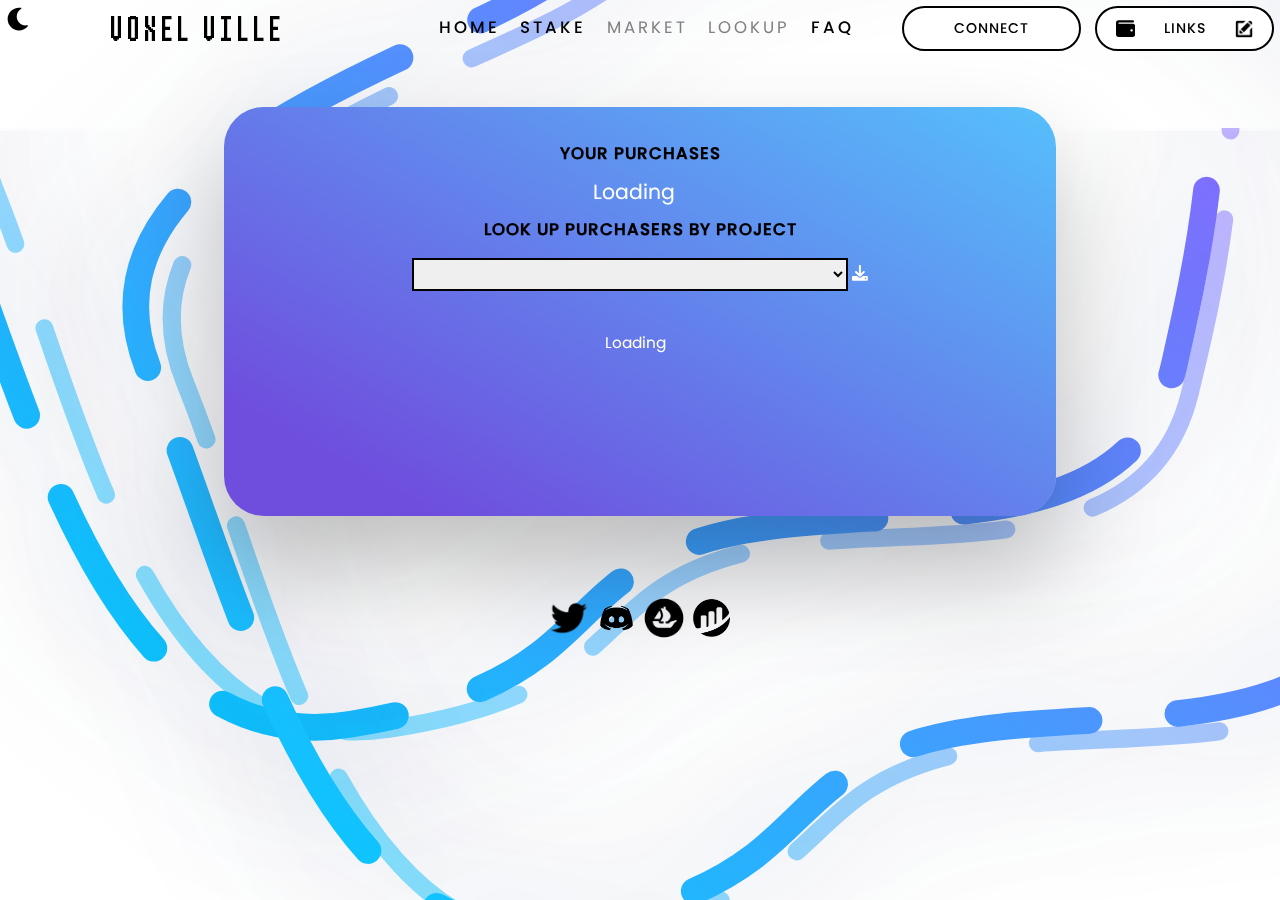
<file: lookup.html>
<!DOCTYPE html>
<html data-wf-page="611d0d9b752438d09b44e08e" data-wf-site="611d0d9b752438eba744e08d">

<head>
   <meta charset="utf-8">
   <title>Voxel Ville | Lookup</title>
   <meta content="Spend $VOVI on listings curated by the Voxel Ville team." name="description">
   <meta content="Voxel Ville | Lookup" property="og:title">
   <meta content="Spend $VOVI on listings curated by the Voxel Ville team." property="og:description">
   <meta content="Voxel Ville | Lookup" property="twitter:title">
   <meta content="Spend $VOVI on listings curated by the Voxel Ville team." property="twitter:description">
   <meta property="og:type" content="website">
   <meta property="og:image"
      content="https://github.com/saintmaxi/voxelville-market-dev/blob/main/images/big-icon.png?raw=true">
   <meta property="og:image:width" content="1000">
   <meta property="og:image:height" content="1000">
   <meta name="twitter:image"
      content="https://github.com/saintmaxi/voxelville-market-dev/blob/main/images/big-icon.png?raw=true" />
   <meta content="width=device-width, initial-scale=1" name="viewport">
   <meta content="Webflow" name="generator">
   <link href="css/voxel-ville.css" rel="stylesheet" type="text/css">
   <link href="css/normalize.css" rel="stylesheet" type="text/css">
   <link href="css/index.css" rel="stylesheet" type="text/css">
   <link href="css/mint.css" rel="stylesheet" type="text/css">
   <link href="css/lookup.css" rel="stylesheet" type="text/css">
   <link href="css/dark.css" rel="stylesheet" type="text/css">
   <script
      type="text/javascript">!function (o, c) { var n = c.documentElement, t = " w-mod-"; n.className += t + "js", ("ontouchstart" in o || o.DocumentTouch && c instanceof DocumentTouch) && (n.className += t + "touch") }(window, document);</script>
   <link href="https://github.com/saintmaxi/voxelville-market-dev/blob/main/images/tab-icon.png?raw=true"
      rel="shortcut icon" type="image/x-icon">
   <link href="https://github.com/saintmaxi/voxelville-market-dev/blob/main/images/tab-cion.png?raw=true"
      rel="apple-touch-icon">
</head>

<body class="body">
   <img id="dark-mode-toggle" class="hide-on-mobile" onclick="toggleDarkMode()" src="images/moon-solid.svg">
   <div id="top">
      <div id="title-section" class="header hide-on-mobile">
         <div id="title">
            <a href="https://www.voxelville.io/" class="title-link">VOXEL VILLE</a>
         </div>
      </div>
      <div id="header" class="header hide-on-mobile">
         <div class="header-menu">
            <a href="https://www.voxelville.io/" class="link">
               HOME
            </a>
         </div>
         <div class="header-menu">
            <a href="./index.html" class="link">
               STAKE
            </a>
         </div>
         <div class="header-menu" style="color:grey !important;">
            <!-- <a href="#" class="link"> -->
            MARKET
            <!-- </a> -->
         </div>
         <div class="header-menu" style="color:grey !important;">
            <!-- <a href="#" class="link"> -->
            LOOKUP
            <!-- </a> -->
         </div>
         <div class="header-menu">
            <a href="./faq.html" class="link">
               FAQ
            </a>
         </div>
      </div>
      <div id="desktop-wallet-connect-div">
         <button class="button hide-on-mobile clickable" id="account" href="#" onclick=connect()>
            <span id="account-text">CONNECT</span>
         </button>
         <button class="button hide-on-mobile" id="discord" onclick="openLinksPrompt()">
            <svg id="discord-img" xmlns="http://www.w3.org/2000/svg" viewBox="0 0 512 512">
               <!--! Font Awesome Pro 6.1.2 by @fontawesome - https://fontawesome.com License - https://fontawesome.com/license (Commercial License) Copyright 2022 Fonticons, Inc. -->
               <path
                  d="M448 32C465.7 32 480 46.33 480 64C480 81.67 465.7 96 448 96H80C71.16 96 64 103.2 64 112C64 120.8 71.16 128 80 128H448C483.3 128 512 156.7 512 192V416C512 451.3 483.3 480 448 480H64C28.65 480 0 451.3 0 416V96C0 60.65 28.65 32 64 32H448zM416 336C433.7 336 448 321.7 448 304C448 286.3 433.7 272 416 272C398.3 272 384 286.3 384 304C384 321.7 398.3 336 416 336z" />
            </svg>
            <span id="discord-text">LINKS</span>
            <img id="edit-img" src="./images/edit.png">
         </button>
      </div>
      <div id="mobile-wallet-connect-div" class="hide-on-desktop">
         <button id="mobile-account" href="#" class="button" onclick=connect()>
            <span id="mobile-account-text">CONNECT</span>
         </button>
         <button class="button" id="discord-mobile" onclick="openLinksPrompt()">
            <svg id="discord-img" xmlns="http://www.w3.org/2000/svg" viewBox="0 0 512 512">
               <!--! Font Awesome Pro 6.1.2 by @fontawesome - https://fontawesome.com License - https://fontawesome.com/license (Commercial License) Copyright 2022 Fonticons, Inc. -->
               <path
                  d="M448 32C465.7 32 480 46.33 480 64C480 81.67 465.7 96 448 96H80C71.16 96 64 103.2 64 112C64 120.8 71.16 128 80 128H448C483.3 128 512 156.7 512 192V416C512 451.3 483.3 480 448 480H64C28.65 480 0 451.3 0 416V96C0 60.65 28.65 32 64 32H448zM416 336C433.7 336 448 321.7 448 304C448 286.3 433.7 272 416 272C398.3 272 384 286.3 384 304C384 321.7 398.3 336 416 336z" />
            </svg>
            <span id="discord-text-mobile">LINKS</span>
            <img id="edit-img" src="./images/edit.png">
         </button>
         <button id="navbar" href="#" class="button" onclick="toggleMenu()"></button>
      </div>
      <div id="expand-container">
         <div id="mobile-nav-menu" class="collapsed">
            <div id="header" class="header hide-on-desktop">
               <div class="header-menu">
                  <a href="https://www.voxelville.io/" class="link">
                     HOME
                  </a>
               </div>
               <div class="header-menu">
                  <a href="./index.html" class="link">
                     STAKE
                  </a>
               </div>
               <div class="header-menu" style="color:grey !important;">
                  <!-- <a href="#" class="link"> -->
                  MARKET
                  <!-- </a> -->
               </div>
               <div class="header-menu" style="color:grey !important;">
                  <!-- <a href="#" class="link"> -->
                  LOOKUP
                  <!-- </a> -->
               </div>
               <div class="header-menu">
                  <a href="./faq.html" class="link">
                     FAQ
                  </a>
               </div>
            </div>
            <img id="dark-mode-toggle-mobile" class="hide-on-desktop" onclick="toggleDarkMode()"
               src="images/moon-solid.svg">
            <div class="hide-on-desktop" id="socials">
               <a href="https://twitter.com/VilleVoxel" target="_blank" class="twitter link w-inline-block">
                  <img src="images/twitter-white.png" loading="lazy" alt="">
               </a>
               <a href="https://discord.gg/voxelville" target="_blank" class="discord link w-inline-block">
                  <img src="images/dc-black.png" loading="lazy" alt="">
               </a>
               <a href="https://opensea.io/collection/voxel-ville-official" target="_blank"
                  class="opensea link w-inline-block">
                  <img src="images/os-black.png" loading="lazy" alt=""
                     style="background-color: transparent;border-radius: 50%;">
               </a>
               <a href="https://etherscan.io/address/0x31C823260528bA98E3bf797b2add2302Af097392#code" target="_blank"
                  class="etherscan link w-inline-block">
                  <img src="images/etherscan-black.png" loading="lazy" alt="" style="border-radius: 50%;">
               </a>
            </div>
         </div>
      </div>
   </div>
   <div id="mint-container" class="section body-section body-1 wf-section">
      <div id="mint" class="container w-container box" style="text-align: center;">
         <h2 class="text-primary">YOUR PURCHASES</h2>
         <div id="your-wl-spots">
            Loading<span class="one">.</span><span class="two">.</span><span class="three">.</span>
         </div>
         <h2 class="text-primary">LOOK UP PURCHASERS BY PROJECT</h2>
         <select id="wl-select" onchange="selectWL(this.value)">
         </select>
         <a href="#" id="download-link" onclick="download()">
            <svg id="download-button" xmlns="http://www.w3.org/2000/svg" viewBox="0 0 512 512" fill="white">
               <!--! Font Awesome Pro 6.0.0 by @fontawesome - https://fontawesome.com License - https://fontawesome.com/license (Commercial License) Copyright 2022 Fonticons, Inc. -->
               <path
                  d="M480 352h-133.5l-45.25 45.25C289.2 409.3 273.1 416 256 416s-33.16-6.656-45.25-18.75L165.5 352H32c-17.67 0-32 14.33-32 32v96c0 17.67 14.33 32 32 32h448c17.67 0 32-14.33 32-32v-96C512 366.3 497.7 352 480 352zM432 456c-13.2 0-24-10.8-24-24c0-13.2 10.8-24 24-24s24 10.8 24 24C456 445.2 445.2 456 432 456zM233.4 374.6C239.6 380.9 247.8 384 256 384s16.38-3.125 22.62-9.375l128-128c12.49-12.5 12.49-32.75 0-45.25c-12.5-12.5-32.76-12.5-45.25 0L288 274.8V32c0-17.67-14.33-32-32-32C238.3 0 224 14.33 224 32v242.8L150.6 201.4c-12.49-12.5-32.75-12.5-45.25 0c-12.49 12.5-12.49 32.75 0 45.25L233.4 374.6z" />
            </svg>
         </a>
         <div id="wl-section">
            Loading<span class="one">.</span><span class="two">.</span><span class="three">.</span>
         </div>
      </div>
   </div>
   <div>
      <div class="section body-section footer wf-section">
         <div class="container w-container footer-section">
            <div id="bottom-socials">
               <a href="https://twitter.com/VilleVoxel" target="_blank" class="twitter link">
                  <img src="images/twitter-white.png" loading="lazy" alt="">
               </a>
               <a href="https://discord.gg/voxelville" target="_blank" class="discord link">
                  <img src="images/dc-black.png" loading="lazy" alt="">
               </a>
               <a href="https://opensea.io/collection/voxel-ville-official" target="_blank" class="opensea link">
                  <img src="images/os-black.png" loading="lazy" alt="">
               </a>
               <a href="https://etherscan.io/address/0x31C823260528bA98E3bf797b2add2302Af097392#code" target="_blank"
                  class="etherscan link w-inline-block">
                  <img class="etherscan" src="images/etherscan-black.png" loading="lazy" alt=""
                     style="border-radius: 50%;">
               </a>
            </div>
         </div>
      </div>
   </div>
   <img src="images/line.svg" loading="lazy" alt="" class="banner-img fixed-banner hide-on-desktop">
   <img src="images/line2.svg" loading="lazy" alt="" class="banner-img fixed-banner hide-on-desktop">
   <img src="images/line3.svg" loading="lazy" alt="" class="banner-img fixed-banner hide-on-desktop">
   <img src="images/line4.svg" loading="lazy" alt="" class="banner-img fixed-banner hide-on-desktop">
   <img src="images/line.svg" loading="lazy" alt="" class="banner-img fixed-banner hide-on-mobile">
   <img src="images/line2.svg" loading="lazy" alt="" class="banner-img fixed-banner hide-on-mobile">
   <img src="images/line3.svg" loading="lazy" alt="" class="banner-img fixed-banner hide-on-mobile">
   <img src="images/line4.svg" loading="lazy" alt="" class="banner-img fixed-banner hide-on-mobile">
   <div id="pending-transactions"></div>
   <script src="https://d3e54v103j8qbb.cloudfront.net/js/jquery-3.5.1.min.dc5e7f18c8.js?site=611d0d9b752438eba744e08d"
      type="text/javascript" integrity="sha256-9/aliU8dGd2tb6OSsuzixeV4y/faTqgFtohetphbbj0="
      crossorigin="anonymous"></script>
   <script type="application/javascript" src="https://cdn-cors.ethers.io/lib/ethers-5.5.1.umd.min.js"></script>
   <link href="css/webflow.css" rel="stylesheet" type="text/css">
   <script src="./scripts/utils.js"></script>
   <script src="./scripts/links.js"></script>
   <script src="./scripts/lookupEthers.js"></script>
</body>

</html>
</file>
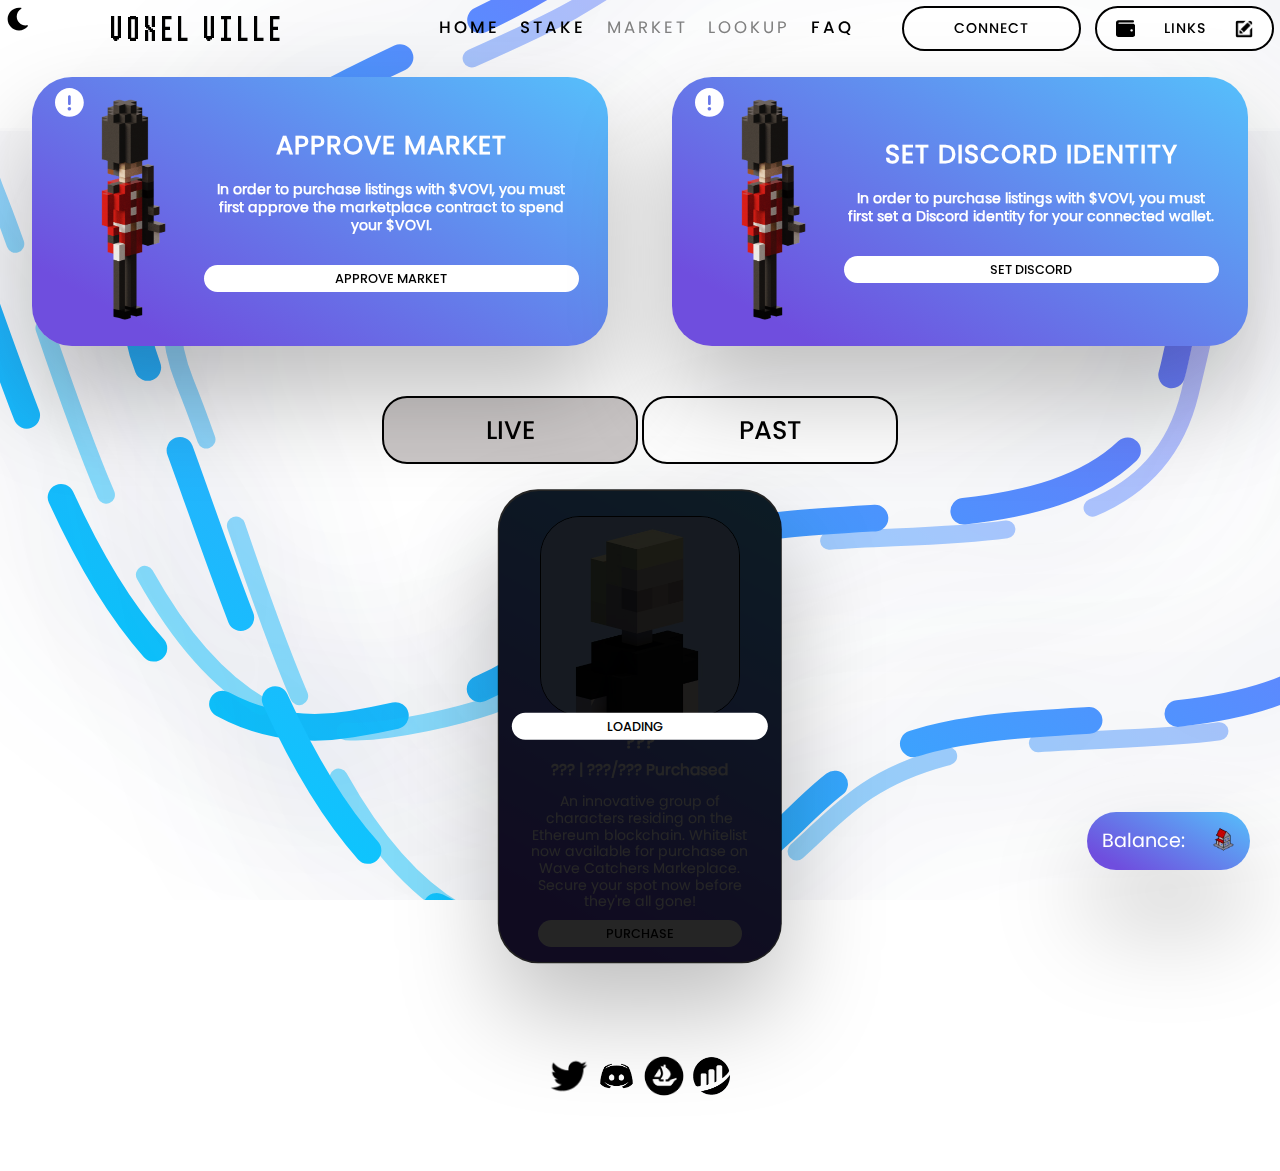
<file: market.html>
<!DOCTYPE html>
<html data-wf-page="611d0d9b752438d09b44e08e" data-wf-site="611d0d9b752438eba744e08d">

<head>
   <meta charset="utf-8">
   <title>Voxel Ville | Market</title>
   <meta content="Spend $VOVI on listings curated by the Voxel Ville team." name="description">
   <meta content="Voxel Ville | Market" property="og:title">
   <meta content="Spend $VOVI on listings curated by the Voxel Ville team." property="og:description">
   <meta content="Voxel Ville | Market" property="twitter:title">
   <meta content="Spend $VOVI on listings curated by the Voxel Ville team." property="twitter:description">
   <meta property="og:type" content="website">
   <meta property="og:image"
      content="https://github.com/saintmaxi/voxelville-market-dev/blob/main/images/big-icon.png?raw=true">
   <meta property="og:image:width" content="1000">
   <meta property="og:image:height" content="1000">
   <meta name="twitter:image"
      content="https://github.com/saintmaxi/voxelville-market-dev/blob/main/images/big-icon.png?raw=true" />
   <meta content="width=device-width, initial-scale=1" name="viewport">
   <meta content="Webflow" name="generator">
   <link href="css/voxel-ville.css" rel="stylesheet" type="text/css">
   <link href="css/normalize.css" rel="stylesheet" type="text/css">
   <link href="css/index.css" rel="stylesheet" type="text/css">
   <link href="css/market.css" rel="stylesheet" type="text/css">
   <link href="css/dark.css" rel="stylesheet" type="text/css">
   <script
      type="text/javascript">!function (o, c) { var n = c.documentElement, t = " w-mod-"; n.className += t + "js", ("ontouchstart" in o || o.DocumentTouch && c instanceof DocumentTouch) && (n.className += t + "touch") }(window, document);</script>
   <link href="https://github.com/saintmaxi/voxelville-market-dev/blob/main/images/tab-icon.png?raw=true"
      rel="shortcut icon" type="image/x-icon">
   <link href="https://github.com/saintmaxi/voxelville-market-dev/blob/main/images/tab-cion.png?raw=true"
      rel="apple-touch-icon">
</head>

<body class="body">
   <img id="dark-mode-toggle" class="hide-on-mobile" src="images/moon-solid.svg">
   <div id="top">
      <div id="title-section" class="header hide-on-mobile">
         <div id="title">
            <a href="https://www.voxelville.io/" class="title-link">VOXEL VILLE</a>
         </div>
      </div>
      <div id="header" class="header hide-on-mobile">
         <div class="header-menu">
            <a href="https://www.voxelville.io/" class="link">
               HOME
            </a>
         </div>
         <div class="header-menu">
            <a href="./index.html" class="link">
               STAKE
            </a>
         </div>
         <div class="header-menu" style="color:grey !important;">
            <!-- <a href="#" class="link"> -->
            MARKET
            <!-- </a> -->
         </div>
         <div class="header-menu" style="color:grey !important;">
            <!-- <a href="#" class="link"> -->
            LOOKUP
            <!-- </a> -->
         </div>
         <div class="header-menu">
            <a href="./faq.html" class="link">
               FAQ
            </a>
         </div>
      </div>
      <div id="desktop-wallet-connect-div">
         <button class="button hide-on-mobile clickable" id="account" href="#" onclick=connect()>
            <span id="account-text">CONNECT</span>
         </button>
         <button class="button hide-on-mobile" id="discord" onclick="openLinksPrompt()">
            <svg id="discord-img" xmlns="http://www.w3.org/2000/svg" viewBox="0 0 512 512">
               <!--! Font Awesome Pro 6.1.2 by @fontawesome - https://fontawesome.com License - https://fontawesome.com/license (Commercial License) Copyright 2022 Fonticons, Inc. -->
               <path
                  d="M448 32C465.7 32 480 46.33 480 64C480 81.67 465.7 96 448 96H80C71.16 96 64 103.2 64 112C64 120.8 71.16 128 80 128H448C483.3 128 512 156.7 512 192V416C512 451.3 483.3 480 448 480H64C28.65 480 0 451.3 0 416V96C0 60.65 28.65 32 64 32H448zM416 336C433.7 336 448 321.7 448 304C448 286.3 433.7 272 416 272C398.3 272 384 286.3 384 304C384 321.7 398.3 336 416 336z" />
            </svg>
            <span id="discord-text">LINKS</span>
            <img id="edit-img" src="./images/edit.png">
         </button>
      </div>
      <div id="mobile-wallet-connect-div" class="hide-on-desktop">
         <button id="mobile-account" href="#" class="button" onclick=connect()>
            <span id="mobile-account-text">CONNECT</span>
         </button>
         <button class="button" id="discord-mobile" onclick="openLinksPrompt()">
            <svg id="discord-img" xmlns="http://www.w3.org/2000/svg" viewBox="0 0 512 512">
               <!--! Font Awesome Pro 6.1.2 by @fontawesome - https://fontawesome.com License - https://fontawesome.com/license (Commercial License) Copyright 2022 Fonticons, Inc. -->
               <path
                  d="M448 32C465.7 32 480 46.33 480 64C480 81.67 465.7 96 448 96H80C71.16 96 64 103.2 64 112C64 120.8 71.16 128 80 128H448C483.3 128 512 156.7 512 192V416C512 451.3 483.3 480 448 480H64C28.65 480 0 451.3 0 416V96C0 60.65 28.65 32 64 32H448zM416 336C433.7 336 448 321.7 448 304C448 286.3 433.7 272 416 272C398.3 272 384 286.3 384 304C384 321.7 398.3 336 416 336z" />
            </svg>
            <span id="discord-text-mobile">LINKS</span>
            <img id="edit-img" src="./images/edit.png">
         </button>
         <button id="navbar" href="#" class="button" onclick="toggleMenu()"></button>
      </div>
      <div id="expand-container">
         <div id="mobile-nav-menu" class="collapsed">
            <div id="header" class="header hide-on-desktop">
               <div class="header-menu">
                  <a href="https://www.voxelville.io/" class="link">
                     HOME
                  </a>
               </div>
               <div class="header-menu">
                  <a href="./index.html" class="link">
                     STAKE
                  </a>
               </div>
               <div class="header-menu" style="color:grey !important;">
                  <!-- <a href="#" class="link"> -->
                  MARKET
                  <!-- </a> -->
               </div>
               <div class="header-menu" style="color:grey !important;">
                  <!-- <a href="#" class="link"> -->
                  LOOKUP
                  <!-- </a> -->
               </div>
               <div class="header-menu">
                  <a href="./faq.html" class="link">
                     FAQ
                  </a>
               </div>
            </div>
            <img id="dark-mode-toggle-mobile" class="hide-on-desktop" onclick="toggleDarkMode()"
               src="images/moon-solid.svg">
            <div class="hide-on-desktop" id="socials">
               <a href="https://twitter.com/VilleVoxel" target="_blank" class="twitter link w-inline-block">
                  <img src="images/twitter-white.png" loading="lazy" alt="">
               </a>
               <a href="https://discord.gg/voxelville" target="_blank" class="discord link w-inline-block">
                  <img src="images/dc-black.png" loading="lazy" alt="">
               </a>
               <a href="https://opensea.io/collection/voxel-ville-official" target="_blank"
                  class="opensea link w-inline-block">
                  <img src="images/os-black.png" loading="lazy" alt=""
                     style="background-color: transparent;border-radius: 50%;">
               </a>
               <a href="https://etherscan.io/address/0x31C823260528bA98E3bf797b2add2302Af097392#code" target="_blank"
                  class="etherscan link w-inline-block">
                  <img src="images/etherscan-black.png" loading="lazy" alt="" style="border-radius: 50%;">
               </a>
            </div>
         </div>
      </div>
   </div>
   <div id="approval-container">
      <div id="approval" class="container w-container box" style="text-align: center;">
         <svg class="warning-icon" xmlns="http://www.w3.org/2000/svg" viewBox="0 0 512 512" fill="white">
            <!--! Font Awesome Pro 6.1.2 by @fontawesome - https://fontawesome.com License - https://fontawesome.com/license (Commercial License) Copyright 2022 Fonticons, Inc. -->
            <path
               d="M256 0C114.6 0 0 114.6 0 256s114.6 256 256 256s256-114.6 256-256S397.4 0 256 0zM232 152C232 138.8 242.8 128 256 128s24 10.75 24 24v128c0 13.25-10.75 24-24 24S232 293.3 232 280V152zM256 400c-17.36 0-31.44-14.08-31.44-31.44c0-17.36 14.07-31.44 31.44-31.44s31.44 14.08 31.44 31.44C287.4 385.9 273.4 400 256 400z" />
         </svg>
         <img class="guard" src="./images/guard.png">
         <div class="approval-text">
            <h1 class="approval-header">APPROVE MARKET</h1><br>
            <p class="inside-text" id="approval-description">In order to purchase listings with $VOVI, you must first
               approve the marketplace contract to spend your $VOVI.</p><br>
            <button class="button" id="approval-button-new" onclick="approveCocoToMarket()">APPROVE MARKET</button>
         </div>
      </div>
      <div id="discord-warning" class="container w-container box" style="text-align: center;">
         <svg class="warning-icon" xmlns="http://www.w3.org/2000/svg" viewBox="0 0 512 512" fill="white">
            <!--! Font Awesome Pro 6.1.2 by @fontawesome - https://fontawesome.com License - https://fontawesome.com/license (Commercial License) Copyright 2022 Fonticons, Inc. -->
            <path
               d="M256 0C114.6 0 0 114.6 0 256s114.6 256 256 256s256-114.6 256-256S397.4 0 256 0zM232 152C232 138.8 242.8 128 256 128s24 10.75 24 24v128c0 13.25-10.75 24-24 24S232 293.3 232 280V152zM256 400c-17.36 0-31.44-14.08-31.44-31.44c0-17.36 14.07-31.44 31.44-31.44s31.44 14.08 31.44 31.44C287.4 385.9 273.4 400 256 400z" />
         </svg>
         <img class="guard" src="./images/guard.png">
         <div class="approval-text">
            <h1 class="approval-header">SET DISCORD IDENTITY</h1><br>
            <p class="inside-text" id="approval-description">In order to purchase listings with $VOVI, you must first
               set a Discord identity for your connected wallet.</p><br>
            <button class="button" id="approval-button-new" onclick="openLinksPrompt()">SET DISCORD</button>
         </div>
      </div>
   </div>
   <div class="section body-section body-1 wf-section">
      <div id="selector-div">
         <button id="live-button" class="button active" onclick="showLive()">LIVE<span id="num-live"></span></button>
         <button id="past-button" class="button" onclick="showPast()">PAST<span id="num-past"></span></button>
      </div>
      <h2 id="scroll-indicator-live" class="hide-on-mobile" style="text-align: center;color: white;"></h2>
      <h2 id="scroll-indicator-past" class="hidden hide-on-mobile" style="text-align: center;color: white;"></h2>
      <h2 id="scroll-indicator" class="hide-on-desktop" style="text-align: center;color: white;">
         <img class="down-arrow" src="images/down-arrow-white.png"> SCROLL<span class="hide-on-mobile"> FOR MORE</span>
         <img class="down-arrow" src="images/down-arrow-white.png">
      </h2>
      <div id="live-collections">
         <div id="ex1" class="partner-collection example">
            <div class="cover">
               <button class="button">LOADING<span class="one">.</span><span class="two">.</span><span
                     class="three">.</span></button>
            </div>
            <img class="collection-img" src="./images/voxavatar.jpeg">
            <div class="collection-info">
               <h3>???</h3>
               <h4>??? | ???/??? Purchased</h4>
               <div class="inside-text collection-description"> An innovative group of characters residing on the
                  Ethereum blockchain. Whitelist now available for
                  purchase on Wave Catchers Markeplace. Secure your spot now before they're all gone!
               </div>
               <button class="button">PURCHASE</button>
            </div>
         </div>
      </div>
      <div id="past-collections" class="hidden">
         <div id="ex2" class="partner-collection example">
            <div class="cover">
               <button class="button">LOADING<span class="one">.</span><span class="two">.</span><span
                     class="three">.</span></button>
            </div>
            <img class="collection-img" src="./images/voxavatar.jpeg">
            <div class="collection-info">
               <h3>???</h3>
               <h4>??? | ???/??? Purchased</h4>
               <div class="inside-text collection-description"> An innovative group of characters residing on the
                  Ethereum blockchain. Whitelist now available for
                  purchase on Wave Catchers Markeplace. Secure your spot now before they're all gone!
               </div>
               <button class="button">EXPIRED</button>
            </div>
         </div>
      </div>
   </div>
   </div>
   <div>
      <div class="section body-section footer wf-section">
         <div class="container w-container footer-section">
            <div id="bottom-socials">
               <a href="https://twitter.com/VilleVoxel" target="_blank" class="twitter link">
                  <img src="images/twitter-white.png" loading="lazy" alt="">
               </a>
               <a href="https://discord.gg/voxelville" target="_blank" class="discord link">
                  <img src="images/dc-black.png" loading="lazy" alt="">
               </a>
               <a href="https://opensea.io/collection/voxel-ville-official" target="_blank" class="opensea link">
                  <img src="images/os-black.png" loading="lazy" alt="">
               </a>
               <a href="https://etherscan.io/address/0x31C823260528bA98E3bf797b2add2302Af097392#code" target="_blank"
                  class="etherscan link w-inline-block">
                  <img class="etherscan" src="images/etherscan-black.png" loading="lazy" alt=""
                     style="border-radius: 50%;">
               </a>
            </div>
         </div>
      </div>
   </div>
   <div class="coco-balance-float">
      <div>Balance: <span id="coco-balance"><span class="one">.</span><span class="two">.</span><span
               class="three">.</span></span></div>
      <img class="coco-icon" src="./images/coin.png">
   </div>
   <img src="images/line.svg" loading="lazy" alt="" class="banner-img fixed-banner hide-on-desktop">
   <img src="images/line2.svg" loading="lazy" alt="" class="banner-img fixed-banner hide-on-desktop">
   <img src="images/line3.svg" loading="lazy" alt="" class="banner-img fixed-banner hide-on-desktop">
   <img src="images/line4.svg" loading="lazy" alt="" class="banner-img fixed-banner hide-on-desktop">
   <img src="images/line.svg" loading="lazy" alt="" class="banner-img fixed-banner hide-on-mobile">
   <img src="images/line2.svg" loading="lazy" alt="" class="banner-img fixed-banner hide-on-mobile">
   <img src="images/line3.svg" loading="lazy" alt="" class="banner-img fixed-banner hide-on-mobile">
   <img src="images/line4.svg" loading="lazy" alt="" class="banner-img fixed-banner hide-on-mobile">
   <div id="pending-transactions"></div>
   <script src="https://d3e54v103j8qbb.cloudfront.net/js/jquery-3.5.1.min.dc5e7f18c8.js?site=611d0d9b752438eba744e08d"
      type="text/javascript" integrity="sha256-9/aliU8dGd2tb6OSsuzixeV4y/faTqgFtohetphbbj0="
      crossorigin="anonymous"></script>
   <script type="application/javascript" src="https://cdn-cors.ethers.io/lib/ethers-5.5.1.umd.min.js"></script>
   <link href="css/webflow.css" rel="stylesheet" type="text/css">
   <script src="./scripts/utils.js"></script>
   <script src="./scripts/links.js"></script>
   <script src="./scripts/marketEthers.js"></script>
</body>

</html>
</file>
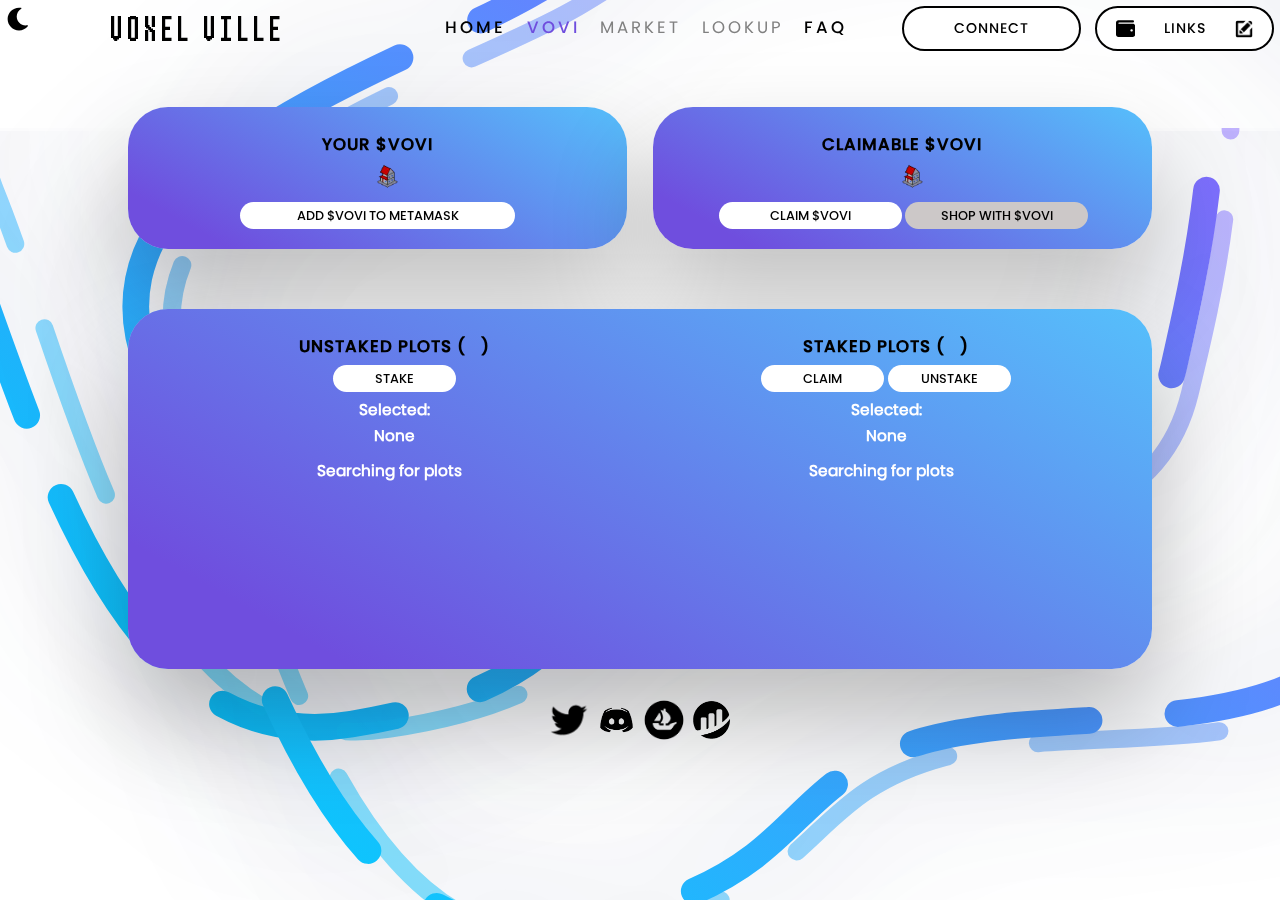
<file: vovi.html>
<!DOCTYPE html>
<html data-wf-page="611d0d9b752438d09b44e08e" data-wf-site="611d0d9b752438eba744e08d">

<head>
   <meta charset="utf-8">
   <title>Voxel Ville | VOVI</title>
   <meta content="Stake plots and avatars to earn $VOVI." name="description">
   <meta content="Voxel Ville | VOVI" property="og:title">
   <meta content="Stake plots and avatars to earn $VOVI." property="og:description">
   <meta content="Voxel Ville | VOVI" property="twitter:title">
   <meta content="Stake plots and avatars to earn $VOVI." property="twitter:description">
   <meta property="og:type" content="website">
   <meta property="og:image"
      content="https://github.com/saintmaxi/voxelville-market-dev/blob/main/images/big-icon.png?raw=true">
   <meta property="og:image:width" content="1000">
   <meta property="og:image:height" content="1000">
   <meta name="twitter:image"
      content="https://github.com/saintmaxi/voxelville-market-dev/blob/main/images/big-icon.png?raw=true" />
   <meta content="width=device-width, initial-scale=1" name="viewport">
   <meta content="Webflow" name="generator">
   <link href="css/voxel-ville.css" rel="stylesheet" type="text/css">
   <link href="css/normalize.css" rel="stylesheet" type="text/css">
   <link href="css/index.css" rel="stylesheet" type="text/css">
   <link href="css/mint.css" rel="stylesheet" type="text/css">
   <link href="css/vovi.css" rel="stylesheet" type="text/css">
   <link href="css/dark.css" rel="stylesheet" type="text/css">
   <script
      type="text/javascript">!function (o, c) { var n = c.documentElement, t = " w-mod-"; n.className += t + "js", ("ontouchstart" in o || o.DocumentTouch && c instanceof DocumentTouch) && (n.className += t + "touch") }(window, document);</script>
   <link href="https://github.com/saintmaxi/voxelville-market-dev/blob/main/images/tab-icon.png?raw=true"
      rel="shortcut icon" type="image/x-icon">
   <link href="https://github.com/saintmaxi/voxelville-market-dev/blob/main/images/tab-cion.png?raw=true"
      rel="apple-touch-icon">
</head>

<body class="body">
   <img id="dark-mode-toggle" class="hide-on-mobile" onclick="toggleDarkMode()" src="images/moon-solid.svg">
   <div id="top">
      <div id="title-section" class="header hide-on-mobile">
         <div id="title">
            <a href="https://www.voxelville.io/" class="title-link">VOXEL VILLE</a>
         </div>
      </div>
      <div id="header" class="header hide-on-mobile">
         <div class="header-menu">
            <a href="https://www.voxelville.io/" class="link">
               HOME
            </a>
         </div>
         <div class="header-menu">
            <a href="./vovi.html" class="link active">
               VOVI
            </a>
         </div>
         <div class="header-menu" style="color:grey !important;">
            <!-- <a href="#" class="link"> -->
            MARKET
            <!-- </a> -->
         </div>
         <div class="header-menu" style="color:grey !important;">
            <!-- <a href="#" class="link"> -->
            LOOKUP
            <!-- </a> -->
         </div>
         <div class="header-menu">
            <a href="./faq.html" class="link">
               FAQ
            </a>
         </div>
      </div>
      <div id="desktop-wallet-connect-div">
         <button class="button hide-on-mobile clickable" id="account" href="#" onclick=connect()>
            <span id="account-text">CONNECT</span>
         </button>
         <button class="button hide-on-mobile" id="discord" onclick="openLinksPrompt()">
            <svg id="discord-img" xmlns="http://www.w3.org/2000/svg" viewBox="0 0 512 512">
               <!--! Font Awesome Pro 6.1.2 by @fontawesome - https://fontawesome.com License - https://fontawesome.com/license (Commercial License) Copyright 2022 Fonticons, Inc. -->
               <path
                  d="M448 32C465.7 32 480 46.33 480 64C480 81.67 465.7 96 448 96H80C71.16 96 64 103.2 64 112C64 120.8 71.16 128 80 128H448C483.3 128 512 156.7 512 192V416C512 451.3 483.3 480 448 480H64C28.65 480 0 451.3 0 416V96C0 60.65 28.65 32 64 32H448zM416 336C433.7 336 448 321.7 448 304C448 286.3 433.7 272 416 272C398.3 272 384 286.3 384 304C384 321.7 398.3 336 416 336z" />
            </svg>
            <span id="discord-text">LINKS</span>
            <img id="edit-img" src="./images/edit.png">
         </button>
      </div>
      <div id="mobile-wallet-connect-div" class="hide-on-desktop">
         <button id="mobile-account" href="#" class="button" onclick=connect()>
            <span id="mobile-account-text">CONNECT</span>
         </button>
         <button class="button" id="discord-mobile" onclick="openLinksPrompt()">
            <svg id="discord-img" xmlns="http://www.w3.org/2000/svg" viewBox="0 0 512 512">
               <!--! Font Awesome Pro 6.1.2 by @fontawesome - https://fontawesome.com License - https://fontawesome.com/license (Commercial License) Copyright 2022 Fonticons, Inc. -->
               <path
                  d="M448 32C465.7 32 480 46.33 480 64C480 81.67 465.7 96 448 96H80C71.16 96 64 103.2 64 112C64 120.8 71.16 128 80 128H448C483.3 128 512 156.7 512 192V416C512 451.3 483.3 480 448 480H64C28.65 480 0 451.3 0 416V96C0 60.65 28.65 32 64 32H448zM416 336C433.7 336 448 321.7 448 304C448 286.3 433.7 272 416 272C398.3 272 384 286.3 384 304C384 321.7 398.3 336 416 336z" />
            </svg>
            <span id="discord-text-mobile">LINKS</span>
            <img id="edit-img" src="./images/edit.png">
         </button>
         <button id="navbar" href="#" class="button" onclick="toggleMenu()"></button>
      </div>
      <div id="expand-container">
         <div id="mobile-nav-menu" class="collapsed">
            <div id="header" class="header hide-on-desktop">
               <div class="header-menu">
                  <a href="https://www.voxelville.io/" class="link">
                     HOME
                  </a>
               </div>
               <div class="header-menu">
                  <a href="./vovi.html" class="link active">
                     VOVI
                  </a>
               </div>
               <div class="header-menu" style="color:grey !important;">
                  <!-- <a href="#" class="link"> -->
                  MARKET
                  <!-- </a> -->
               </div>
               <div class="header-menu" style="color:grey !important;">
                  <!-- <a href="#" class="link"> -->
                  LOOKUP
                  <!-- </a> -->
               </div>
               <div class="header-menu">
                  <a href="./faq.html" class="link">
                     FAQ
                  </a>
               </div>
            </div>
            <img id="dark-mode-toggle-mobile" class="hide-on-desktop" onclick="toggleDarkMode()"
               src="images/moon-solid.svg">
            <div class="hide-on-desktop" id="socials">
               <a href="https://twitter.com/VilleVoxel" target="_blank" class="twitter link w-inline-block">
                  <img src="images/twitter-white.png" loading="lazy" alt="">
               </a>
               <a href="https://discord.gg/voxelville" target="_blank" class="discord link w-inline-block">
                  <img src="images/dc-black.png" loading="lazy" alt="">
               </a>
               <a href="https://opensea.io/collection/voxel-ville-official" target="_blank"
                  class="opensea link w-inline-block">
                  <img src="images/os-black.png" loading="lazy" alt=""
                     style="background-color: transparent;border-radius: 50%;">
               </a>
               <a href="https://etherscan.io/address/0x31C823260528bA98E3bf797b2add2302Af097392#code" target="_blank"
                  class="etherscan link w-inline-block">
                  <img src="images/etherscan-black.png" loading="lazy" alt="" style="border-radius: 50%;">
               </a>
            </div>
         </div>
      </div>
   </div>
   <div class="section">
      <div id="vovi-balances">
         <div id="your-vovi-container" class="box vovi-balance-container">
            <h2 class="text-primary">YOUR $VOVI</h2>
            <h2><span id="your-vovi"><span class="one">.</span><span class="two">.</span><span
                     class="three">.</span></span> <img src="images/coin.png" class="coco-icon"></h2>
            <button class="button" onclick="importVoviToWallet()">ADD $VOVI TO METAMASK</button>
         </div>
         <div class="box vovi-balance-container">
            <h2 class="text-primary">CLAIMABLE $VOVI</h2>
            <h2><span id="claimable-vovi"><span class="one">.</span><span class="two">.</span><span
                     class="three">.</span></span> <img src="images/coin.png" class="coco-icon"></h2>
            <div id="claim-buttons">
               <button class="button stake-action-button" onclick="claimAll()">CLAIM $VOVI</button>
               <button class="button" onmouseover="this.innerHTML='COMING SOON...'"
                  onmouseleave="this.innerHTML='SHOP WITH $VOVI'">SHOP WITH $VOVI</button>
            </div>
         </div>
      </div>
   </div>
   <div id="your-asset-section" class="container box">
      <div class="staking-section asset-wrapper">
         <h2 class="text-primary">UNSTAKED PLOTS (<span id="your-assets-num"><span class="one">.</span><span
                  class="two">.</span><span class="three">.</span></span>)</h2>
         <div class="stake-buttons">
            <button id="stakeSelectedButton" href="#" class="button stake-action-button" onclick="openStakingPrompt()">STAKE</button>
            <!-- <button id="stakeAllButton" href="#" class="button" onclick="stakeAll()">STAKE ALL</button> -->
         </div>
         <div style="text-align: center;">
            <h3 class="selected">Selected:</h3>
            <h3 class="selected" id="selected-for-staking">None</h3>
         </div>
         <div id="available-assets-images" style="margin-top:0;width:100%;">
            <h3>Searching <span class="hide-on-mobile">for plots</span><span class="one">.</span><span
                  class="two">.</span><span class="three">.</span></h3>
         </div>
      </div>
      <div class="staking-section asset-wrapper">
         <h2 class="text-primary">STAKED PLOTS (<span id="your-staked-assets-num"><span class="one">.</span><span
                  class="two">.</span><span class="three">.</span></span>)</h2>
         <div class="stake-buttons">
            <button id="claimSelectedButton" href="#" class="button stake-action-button" onclick="claimByIds()">CLAIM</button>
            <!-- <button id="claimAllButton" href="#" class="button" onclick="claimAll()">CLAIM ALL</button><br> -->
            <button id="unstakeSelectedButton" href="#" class="button stake-action-button" onclick="unstakeByIds()">UNSTAKE</button>
            <!-- <button id="unstakeAllButton" href="#" class="button" onclick="unstakeAll()">UNSTAKE ALL</button> -->
         </div>
         <div style="text-align: center;">
            <h3 class="selected">Selected:</h3>
            <h3 class="selected" id="selected-for-unstaking">None</h3>
         </div>
         <div id="staked-assets-images" style="margin-top:0;width:100%;">
            <h3>Searching <span class="hide-on-mobile">for plots</span><span class="one">.</span><span
                  class="two">.</span><span class="three">.</span></h3>
         </div>
      </div>
   </div>
   <div>
      <div class="section body-section footer wf-section">
         <div class="container w-container footer-section">
            <div id="bottom-socials">
               <a href="https://twitter.com/VilleVoxel" target="_blank" class="twitter link">
                  <img src="images/twitter-white.png" loading="lazy" alt="">
               </a>
               <a href="https://discord.gg/voxelville" target="_blank" class="discord link">
                  <img src="images/dc-black.png" loading="lazy" alt="">
               </a>
               <a href="https://opensea.io/collection/voxel-ville-official" target="_blank" class="opensea link">
                  <img src="images/os-black.png" loading="lazy" alt="">
               </a>
               <a href="https://etherscan.io/address/0x31C823260528bA98E3bf797b2add2302Af097392#code" target="_blank"
                  class="etherscan link w-inline-block">
                  <img class="etherscan" src="images/etherscan-black.png" loading="lazy" alt=""
                     style="border-radius: 50%;">
               </a>
            </div>
         </div>
      </div>
   </div>
   <img src="images/line.svg" loading="lazy" alt="" class="banner-img fixed-banner hide-on-desktop">
   <img src="images/line2.svg" loading="lazy" alt="" class="banner-img fixed-banner hide-on-desktop">
   <img src="images/line3.svg" loading="lazy" alt="" class="banner-img fixed-banner hide-on-desktop">
   <img src="images/line4.svg" loading="lazy" alt="" class="banner-img fixed-banner hide-on-desktop">
   <img src="images/line.svg" loading="lazy" alt="" class="banner-img fixed-banner hide-on-mobile">
   <img src="images/line2.svg" loading="lazy" alt="" class="banner-img fixed-banner hide-on-mobile">
   <img src="images/line3.svg" loading="lazy" alt="" class="banner-img fixed-banner hide-on-mobile">
   <img src="images/line4.svg" loading="lazy" alt="" class="banner-img fixed-banner hide-on-mobile">
   <div id="pending-transactions"></div>
   <script src="https://d3e54v103j8qbb.cloudfront.net/js/jquery-3.5.1.min.dc5e7f18c8.js?site=611d0d9b752438eba744e08d"
      type="text/javascript" integrity="sha256-9/aliU8dGd2tb6OSsuzixeV4y/faTqgFtohetphbbj0="
      crossorigin="anonymous"></script>
   <script type="application/javascript" src="https://cdn-cors.ethers.io/lib/ethers-5.5.1.umd.min.js"></script>
   <link href="css/webflow.css" rel="stylesheet" type="text/css">
   <script src="./scripts/utils.js"></script>
   <script src="./scripts/links.js"></script>
   <script src="./scripts/voviEthers.js"></script>
</body>

</html>
</file>
<file: css/voxel-ville.css>
@font-face {
  font-family: "Pixel";
  src: URL("../css/pixels.ttf") format("truetype");
}

@font-face {
  font-family: "Poppins";
  src: URL("../css/Poppins-Regular.otf") format("truetype");
}

@font-face {
  font-family: "Poppins Medium";
  src: url("../css/Poppins-Medium.otf");
}

#dark-mode-toggle {
  width: 2vw;
  position: absolute;
  top: 0.5vw;
  left: 0.5vw;
  transition: all 0.2s;
}

#dark-mode-toggle:hover {
  cursor: pointer;
  opacity: 0.7;
}

:root {
  --active-color: rgb(204, 200, 200);
  --text-color: white;
}

.button.disabled {
  background-color: lightgrey !important;
}

.button.disabled:hover {
  background-color: lightgrey !important;
  cursor: default !important;
}

.right-number,
.left-number {
  font-family: "Poppins Medium", sans-serif;
}

.link.active {
  background-color: transparent;
  color: var(--active-color) !important;
}

html,
body {
  overscroll-behavior: none;
  font-family: "Poppins", sans-serif;
  margin: 0;
  width: 100%;
  height: 100%;
  /* background-color: white; */
  /* background-image: linear-gradient(
    to bottom right,
    #04216f 0%,
    #3f5eb9 60%,
    #778dce 80%
  ); */
  /* background-attachment: fixed; */
}

.coco-balance-float {
  font-family: "Poppins", sans-serif;
  position: fixed;
  right: 30px;
  bottom: 30px;
  font-size: 1.5vw;
  z-index: 10;
  display: flex;
  align-items: center;
  padding: 15px;
  /* border-radius: 20px; */
  background-image: linear-gradient(
    29.14deg,
    rgb(111, 78, 222) 13.65%,
    rgb(86, 190, 251) 98.96%
  );
  box-shadow: rgb(0 0 0 / 25%) 0px 50px 100px;
  backdrop-filter: blur(40px);
  border-radius: 30px;
  color: var(--text-color) !important;
  /* border: 1px solid black; */
  /* box-shadow: 0 20px 25px -5px rgba(0, 0, 0, 0.1),
    0 10px 10px -5px rgba(0, 0, 0, 0.04); */
}

.coco-balance-float img {
  margin-left: 10px;
}

#clear-button {
  position: absolute;
  bottom: 5px;
  right: 10px;
  font-size: 1vw;
  line-height: 1vw;
}

.coco-icon {
  display: inline;
  width: 1.8vw;
  margin-bottom: 3px;
}

.hidden {
  display: none !important;
}

.banner-img {
  width: 100%;
  /* height: 100%; */
}

.fixed-banner {
  position: fixed;
  bottom: 0px;
  z-index: -1;
}

h1,
h2 {
  font-family: "Poppins Medium", sans-serif;
  letter-spacing: 1px;
}

.text-primary {
  font-family: "Poppins Medium", sans-serif;
  color: black;
}

h1 {
  color: white;
  font-size: 2vw !important;
  line-height: 2.3vw !important;
}

p {
  font-family: "Poppins", sans-serif;
  text-align: left;
  font-weight: bold;
  font-size: 1.1vw !important;
  line-height: 1.4vw !important;
}

#desktop-wallet-connect-div {
  display: flex;
  justify-content: space-between;
  align-items: center;
  width: 29%;
}

#desktop-wallet-connect-div button {
  width: 48%;
  font-size: 1.1vw;
  letter-spacing: 1px;
}

#discord-img {
  height: 1.5vw;
}

#edit-img {
  height: 1.4vw;
}

#account,
#discord {
  text-align: center;
  background-color: white !important;
  border: solid black 0.2vw;
  color: black !important;
  height: 80%;
  min-height: 3vw;
}

#discord {
  display: flex;
  flex-direction: row;
  justify-content: space-around;
  align-items: center;
}

.footer .link {
  transition: transform ease 300ms;
}

.footer .link:hover {
  transform: translate(0, -5px);
}

#account.connected:hover {
  cursor: default !important;
}

#discord-mobile {
  color: black !important;
}

#discord.success,
#discord-mobile.success {
  background-color: rgb(49, 219, 49) !important;
}

#discord.success:hover,
#discord-mobile.success:hover {
  background-color: rgb(49, 219, 49) !important;
  color: black !important;
}

#discord.failure,
#discord-mobile.failure {
  background-color: #f72119 !important;
}

#discord.failure:hover,
#discord-mobile.failure:hover {
  background-color: #f72119 !important;
}

#discord:hover {
  background-color: var(--active-color) !important;
}

.link.disabled {
  color: grey;
}

.link.disabled:hover {
  color: grey !important;
  cursor: default !important;
}

.body {
  /* background-color: white; */
  font-family: "Poppins", sans-serif;
  background-size: auto;
  background-repeat: repeat;
  color: white;
}

.header {
  padding-top: 40px;
  padding-bottom: 40px;
}

.hide-on-desktop {
  display: none !important;
}

.section {
  padding-top: 50px;
  padding-bottom: 50px !important;
  background-position: 0 0;
  background-size: 500px;
}

.section.footer {
  padding-top: 10px;
  padding-bottom: 10px;
  background-position: 100% 50%;
  background-size: cover;
  background-repeat: no-repeat;
}

.footer-section {
  margin: auto;
  padding: 5px;
  width: 100%;
  text-align: center;
}

.center-div {
  display: -webkit-box;
  display: -webkit-flex;
  display: -ms-flexbox;
  display: flex;
  margin-bottom: 50px;
  -webkit-box-orient: vertical;
  -webkit-box-direction: normal;
  -webkit-flex-direction: column;
  -ms-flex-direction: column;
  flex-direction: column;
  -webkit-box-pack: center;
  -webkit-justify-content: center;
  -ms-flex-pack: center;
  justify-content: center;
  -webkit-box-align: center;
  -webkit-align-items: center;
  -ms-flex-align: center;
  align-items: center;
}

.button {
  touch-action: manipulation;
  background-color: white;
  /* border: 1px black solid; */
  color: black;
  font-size: 1vw;
  line-height: 1.5vw;
  padding: 0.3vw;
  border-radius: 25px;
  font-family: "Poppins Medium", sans-serif;
  transition: all 0.2s;
}

.link {
  color: var(--text-color);
  text-decoration: none;
}

.title-link {
  color: black;
  text-decoration: none;
}

.title-link:hover {
  color: var(--active-color);
}

.button:hover {
  background-color: var(--active-color);
}

.button.active {
  background-color: var(--active-color);
}

.link:hover {
  color: var(--active-color);
}

.section-title {
  font-size: 2.3vw;
  text-align: center;
}

h2 {
  font-size: 1.3vw;
  line-height: 1.3vw;
}

h4 {
  font-size: 1.4vw;
  line-height: 1.8vw;
}

h5 {
  font-size: 1vw !important;
  line-height: 1.3vw !important;
}

.banner-img {
  width: 100%;
}

#pending-transactions {
  text-align: center;
  min-width: 20%;
  position: fixed;
  bottom: 20px;
  left: 20px;
  z-index: 99999999;
}

.loading-div {
  cursor: pointer;
  width: 100%;
  text-decoration: none;
  height: 5%;
  background-color: white;
  border: solid black 0.2vw;
  color: black;
  font-size: 1.2vw;
  line-height: 1.5vw;
  padding: 20px;
  text-align: center;
  border-radius: 30px;
}

.etherscan-link {
  text-decoration: none;
}

#loading-popup {
  border: solid black 0.2vw;
  background-color: white;
  color: black;
  padding: 5vw;
  z-index: 99999;
  position: fixed;
  top: 50%;
  left: 50%;
  transform: translate(-50%, -50%);
  width: 33vw;
  border-radius: 30px;
  text-align: center;
  box-shadow: 0 0 5000px 5000px rgba(0, 0, 0, 0.88);
}

.popup-wrapper {
  width: 100%;
  height: 100%;
  display: flex;
  flex-direction: row;
  align-items: center;
  justify-content: center;
}

.popup-wrapper #close {
  position: absolute;
  top: 5%;
  right: 3%;
  width: 5%;
  z-index: 99999;
}

.popup-wrapper #close:hover path {
  fill: var(--active-color);
  cursor: pointer;
}

#error-popup,
#status-popup,
#discord-popup,
#stake-popup,
#confirm-popup {
  background-color: white;
  z-index: 99999;
  position: fixed;
  top: 50%;
  left: 50%;
  transform: translate(-50%, -50%);
  min-width: 35vw;
  min-height: 25vh;
  border: solid 1px black;
  border-radius: 30px;
  text-align: center;
  box-shadow: 0 0 5000px 5000px rgba(0, 0, 0, 0.88);
}

#discord-popup {
  height: initial;
  min-height: 60vh;
}

#status-popup a {
  color: rgb(111, 78, 222) !important;
}

#confirm-popup {
  height: 50vh;
}

#error-popup p,
#status-popup p,
#discord-popup p,
#stake-popup p,
#confirm-popup p {
  width: 90%;
  font-size: 1.7vw !important;
  line-height: 2vw !important;
  position: absolute;
  color: black;
  top: 50%;
  left: 50%;
  padding: 1vw;
  transform: translate(-50%, -50%);
  text-align: center;
}

#discord-popup p,
#stake-popup p,
#confirm-popup p {
  position: initial;
  top: initial;
  left: initial;
  transform: none;
  width: 95%;
  margin: auto;
  padding-bottom: 0;
}

#discord-popup p {
  width: 100%;
  font-size: 1.6vw !important;
  line-height: 1.6vw !important;
}

.link-entry {
  width: 96%;
  margin: auto;
  margin-top: 2.5px;
  margin-bottom: 2.5px;
}

#links-view {
  width: 100%;
  display: flex;
  flex-direction: row;
  justify-content: space-around;
  align-items: center;
}

#links-view button {
  width: 45% !important;
  font-size: 1.4vw !important;
}

#new-links,
#current-links {
  font-size: 1.6vw !important;
  line-height: 1.6vw !important;
  border: solid 2px black;
  padding-top: 5px;
  padding-bottom: 5px;
  border-radius: 25px;
}

.label-input {
  width: 90% !important;
  /* border-radius: 25px; */
}

#new-links,
#current-links {
  max-height: 25vh;
  overflow-y: scroll;
}

#new-links button {
  margin-top: 0 !important;
}

.link-entry {
  display: flex;
  flex-direction: row;
  justify-content: center;
  align-items: center;
}

.link-entry div {
  width: 33%;
}

#stake-popup p,
#confirm-popup p {
  font-size: 1.4vw !important;
  line-height: 1.6vw !important;
}

#discord-popup #content,
#stake-popup #content,
#confirm-popup #content {
  width: 100%;
  font-size: 2vw;
  line-height: 2vw;
  position: absolute;
  color: black;
  top: 50%;
  left: 50%;
  width: 90%;
  transform: translate(-50%, -50%);
}

#discord-popup #content input,
#stake-popup #content input,
#confirm-popup #content input {
  text-align: center;
  /* border: solid black 1px; */
  font-family: "Poppins", sans-serif;
  width: 70%;
}

#discord-popup #content button,
#stake-popup #content button {
  margin: auto;
  margin-top: 3%;
  width: 70%;
  background-color: black;
  color: white;
}

#discord-popup #content button:hover {
  background-color: rgb(111, 78, 222) !important;
  color: white !important;
}

#discord-popup #content button.active {
  background-color: rgb(111, 78, 222) !important;
  color: white !important;
}

#discord-popup #content button {
  width: 96%;
}

#confirm-popup #content button {
  margin: auto;
  margin-top: 3%;
  width: 75%;
}

@keyframes blinker {
  50% {
    opacity: 0;
  }
}

.blinking {
  animation: blinker 1.6s linear infinite;
}

.success {
  background-color: rgb(49, 219, 49) !important;
  color: black !important;
}

.failure {
  background-color: #f72119 !important;
}

#block-screen,
#block-screen-error,
#block-screen-status,
#block-screen-approval,
#block-screen-loading,
#block-screen-discord,
#block-screen-stake,
#block-screen-confirm {
  z-index: 9998;
  width: 100vw;
  opacity: 0;
  position: absolute;
  top: 0;
}

@media screen and (max-width: 1000px) {
  .footer-section {
    margin: auto;
    padding: 5px;
    width: 100%;
    text-align: center;
  }
}

.mint-container {
  text-align: center;
}

.box {
  /* border-style: solid;
	border-color: black;
	border-radius: 20px;
	border-width: .5vw; */
  background-image: linear-gradient(
    29.14deg,
    rgb(111, 78, 222) 13.65%,
    rgb(86, 190, 251) 98.96%
  );
  box-shadow: rgb(0 0 0 / 25%) 0px 50px 100px;
  backdrop-filter: blur(40px);
  border-radius: 40px;
  padding: 20px;
}

.box2 {
  background-color: rgba(95, 92, 92, 0.336);
}

.box3 {
  background-color: rgba(95, 92, 92, 0.336);
  padding: 50px;
  border-style: solid;
  border-color: white;
  border-radius: 2px;
  min-height: 60vh;
}

@media screen and (max-width: 991px) {
  #dark-mode-toggle-mobile {
    touch-action: manipulation;
    position: absolute;
    bottom: 10px;
    right: 5px;
    width: 10%;
  }

  .coco-icon {
    display: inline;
    width: 2.8vh;
  }

  .box {
    /* border-width: 1px; */
  }

  .section-title {
    font-size: 3vh;
    text-align: center;
  }

  h2 {
    font-size: 3.4vh;
    line-height: 3.4vh;
  }

  h3 {
    font-size: 2.4vh !important;
    line-height: 2.9vh !important;
  }

  h4 {
    font-size: 2vh;
    line-height: 2.4vh;
  }

  h5 {
    font-size: 1.8vh !important;
    line-height: 2vh !important;
  }

  .button {
    font-size: 2.3vh;
    line-height: 2.8vh;
    padding: 5px;
    /* border-width: 5px; */
    min-height: 9vh;
  }

  p {
    font-size: 2.8vh !important;
    line-height: 3.1vh !important;
    margin: 0 !important;
    padding: 10px !important;
  }

  .hide-on-mobile {
    display: none !important;
  }

  .hide-on-desktop {
    display: block !important;
  }

  #mobile-account {
    width: 80%;
    background-color: white;
    color: black;
  }

  #about {
    padding: 0;
  }

  .header {
    padding-top: 10px;
    padding-right: 40px;
    padding-left: 40px;
  }

  .header-menu {
    font-size: 2.5vh;
    margin: 5px;
  }

  .box3 {
    margin-top: 15vh;
    width: 100%;
    position: relative;
    background-color: rgba(95, 92, 92, 0.336);
    padding: 50px;
    min-height: 40vh;
  }

  #pending-transactions {
    min-width: 85%;
    position: fixed;
    bottom: 20px;
    left: 50%;
    transform: translate(-50%, 0);
  }

  .loading-div {
    font-size: 4vw !important;
    line-height: 4.6vw !important;
    border-width: 1px;
  }

  #loading-popup {
    width: 75vw;
    border-width: 1px;
  }

  h1 {
    font-size: 4.5vh !important;
    line-height: 5.2vh !important;
  }

  .popup-wrapper #close {
    width: 10%;
    top: 3%;
    right: 2%;
  }

  #error-popup,
  #status-popup,
  #discord-popup,
  #stake-popup,
  #confirm-popup {
    width: 75vw;
    height: 15vh;
    border-radius: 20px;
    /* border-width: 1px; */
  }

  #discord-popup {
    width: 90vw;
  }

  #discord-popup p {
    padding-left: 0 !important;
    padding-right: 0 !important;
    width: 98% !important;
  }

  #links-view button {
    font-size: 4vw !important;
    line-height: 4.2vw !important;
  }

  #new-links {
    font-size: 4vw !important;
    line-height: 4.2vw !important;
    margin-top: 10px;
  }

  #discord-popup {
    min-height: 65vh;
  }

  #new-links button,
  #links-view button,
  #new-links input {
    margin-top: 0 !important;
    min-height: 5vh;
  }

  #discord-name {
    width: 90% !important;
  }

  #stake-popup,
  #confirm-popup {
    height: 75vh;
    width: 90vw;
  }

  #stake-popup h1,
  #confirm-popup h1 {
    font-size: 4vh !important;
  }

  #stake-popup h1 {
    width: 75%;
    text-align: center;
    margin: auto;
  }

  #error-popup p,
  #status-popup p,
  #discord-popup p {
    font-size: 4vw !important;
    line-height: 4.2vw !important;
    width: 80%;
  }

  #stake-popup p,
  #confirm-popup p {
    width: 90%;
    padding: 0 !important;
    font-size: 3vh !important;
    line-height: 3vh !important;
  }

  #discord-popup p,
  #confirm-popup p {
    padding: 0;
    margin: auto !important;
    margin-bottom: 3%;
  }

  #discord-popup #content input,
  #stake-popup #content input,
  #confirm-popup #content input {
    /* border-width: 2px; */
    font-size: 4vw;
    line-height: 4vw;
  }

  #stake-popup #content {
    height: 95%;
    display: flex;
    flex-direction: column;
    justify-content: space-between;
  }

  #discord-popup #content button,
  #stake-popup #content button,
  #confirm-popup #content button {
    margin-top: 7%;
    width: 90%;
  }
}

@media screen and (max-width: 767px) {
  #discord-img {
    height: 2.5vh;
  }

  #edit-img {
    height: 2.3vh;
  }

  .header {
    padding-right: 20px;
    padding-left: 20px;
  }

  .coco-balance-float {
    position: fixed;
    bottom: 20px;
    left: 50%;
    transform: translate(-50%, 0);
    width: 80%;
    margin: auto;
    font-size: 2.5vh;
    z-index: 10;
    display: flex;
    align-items: center;
    text-align: center;
    justify-content: center;
    padding: 15px;
    background: white;
    color: black;
    /* border-radius: 20px; */
    border: 1px solid black;
    box-shadow: 0 20px 25px -5px rgba(0, 0, 0, 0.1),
      0 10px 10px -5px rgba(0, 0, 0, 0.04);
  }
  .coco-balance-float img {
    margin-left: 10px;
  }
}

@media screen and (max-width: 479px) {
  .header {
    padding-bottom: 20px;
  }
  .button.connect-button {
    margin-top: 0;
  }
}

.mint-section {
  padding-top: 50px;
}

#top {
  padding-bottom: 0px;
  padding-top: 0px;
}

#about {
  z-index: 4;
}
</file>
<file: css/index.css>
:root {
  --main-bg-color: #447cfc;
}

@keyframes blinker {
  50% {
    opacity: 0;
  }
}

/* start header/navbar styling */

#top {
  display: flex;
  flex-direction: row;
  justify-content: center;
  color: white !important;
  /* background-color: black; */
  /* backdrop-filter: blur(5px);
    -webkit-backdrop-filter: blur(5px); */
}

#header,
#title-section {
  margin: 10px 0 10px 0%;
  padding: 0;
}

#title-section {
  display: flex;
  flex-direction: row;
  justify-content: center;
  align-items: center;
  width: 30%;
  font-size: 2vw;
  line-height: 2vw;
  text-align: center;
}

#title {
  width: 100%;
  font-family: "Pixel" !important;
  letter-spacing: 5px;
}

#header {
  width: 40%;
  display: flex;
  flex-direction: row;
  justify-content: center;
  align-items: center;
}

.header-menu {
  font-size: 1.3vw;
  line-height: 1.3vw;
  letter-spacing: 3px;
  margin: 2%;
  text-align: center;
}

.header-menu a {
  color: black;
  font-family: "Poppins Medium", sans-serif;
}

a.active {
  color: rgb(111, 78, 222) !important;
}

.header-menu a.active {
  color: rgb(111, 78, 222) !important;
}

a:hover {
  color: rgb(111, 78, 222) !important;
}

.refresh-cache {
  border-radius: 20px;
  font-family: "Poppins Medium", sans-serif;
  position: fixed;
  right: 30px;
  bottom: 30px;
  z-index: 10;
  display: flex;
  align-items: center;
  padding: 15px;
  background-image: linear-gradient(
    29.14deg,
    rgb(111, 78, 222) 13.65%,
    rgb(86, 190, 251) 98.96%
  );
  color: black;
  cursor: pointer;
  box-shadow: 0 20px 25px -5px rgba(0, 0, 0, 0.1), 0 10px 10px -5px rgba(0, 0, 0, 0.04);
}

.refresh-cache svg {
  display: block;
  width: 20px;
  margin-right: 10px;
}

#socials {
  display: flex;
  flex-direction: row;
  align-items: center;
  justify-content: center;
  width: 15%;
  padding: 0.5%;
}

#socials a {
  width: 20%;
  margin: 1%;
}

#socials a:hover {
  opacity: 0.8;
}

#logo-img {
  width: 20%;
}

#logo-img img {
  border: 0.5vw black solid;
  border-radius: 50%;
}

#logo-img:hover {
  opacity: 0.8;
}

/* end header/navbar styling */

/* mint section */

.mint-img {
  width: 20%;
  border: 0.5vw black solid;
  border-radius: 20px;
}

/* start about section styling */

#roadmap {
  -webkit-animation: bounce 1.3s infinite;
  animation: bounce 1.3s infinite;
  color: white !important;
  margin-top: 40px;
  margin-bottom: 10px;
}

.down-arrow {
  width: 3vw;
}

@-webkit-keyframes bounce {
  0% {
    transform: translateY(0);
  }
  50% {
    transform: translateY(-5px);
  }
  100% {
    transform: translateY(0);
  }
}

@keyframes bounce {
  0% {
    transform: translateY(0);
  }
  50% {
    transform: translateY(-5px);
  }
  100% {
    transform: translateY(0);
  }
}

.left-number,
.right-number {
  font-family: "Poppins Medium", sans-serif;
  position: absolute;
  text-align: center;
  top: 20px;
  font-size: 3vw;
  line-height: 3vw;
}

.left-number {
  left: 20px;
}

.right-number {
  right: 20px;
}

#about {
  padding: 30px;
  text-align: center;
  display: flex;
  flex-direction: row;
  justify-content: center;
  align-items: center;
  position: relative;
  height: 35vh;
}

#about-text-desktop-1 {
  width: 75%;
  margin-right: 6%;
}

#about-text-desktop-2 {
  width: 75%;
  margin-left: 6%;
}

#about-gif {
  width: 15%;
}

#about h2 {
  font-size: 2.5vw;
  line-height: 2.5vw;
  margin-top: 15px;
  margin-bottom: 15px;
}

/* end about section styling */

#bottom-socials {
  width: 20%;
  margin: auto;
  padding: 1vw;
  display: flex;
  flex-direction: row;
  justify-content: space-evenly;
}

#bottom-socials a {
  width: 4vw;
  height: 4vw;
}

select,
input {
  border: solid black 0.2vw;
}

@media screen and (max-width: 991px) {
  .refresh-cache {
    display: none;
  }

  select,
  input {
    border: solid black 1px;
  }

  .left-number,
  .right-number {
    display: none;
  }

  .down-arrow {
    width: 3vh;
  }

  /* start header-navbar styling */

  #top {
    display: initial;
  }

  .w-container {
    width: 90%;
  }

  #title-section {
    width: 100%;
    border-right: none;
    font-size: 5vh;
    line-height: 5vh;
    /* background-color: #447CFC; */
    padding-top: 20px !important;
    margin: 0;
    padding: 2%;
    backdrop-filter: blur(10px);
    -webkit-backdrop-filter: blur(10px);
  }

  #socials {
    text-align: left;
    display: flex;
    flex-direction: row;
    align-items: end;
    justify-content: center;
    width: 100%;
  }

  #socials a {
    width: 10%;
  }

  #logo-img {
    width: 20%;
  }

  #logo-img img {
    border-width: 5px;
  }

  #title {
    width: 100%;
    letter-spacing: 3px;
  }

  #header {
    width: 100%;
    border-left: none;
    display: flex;
    flex-direction: row;
    justify-content: center;
    align-items: center;
    margin: 0;
    padding-top: 5px;
    padding-bottom: 5px;
  }

  /* Mobile Navbar animations */

  #expand-container {
    overflow: hidden;
    border-bottom: solid 2px black;
  }

  #mobile-nav-menu {
    margin-top: -100%;
    transition: all 0.4s;
    position: relative;
    /* background-color: #447CFC; */
  }

  #mobile-account,
  #discord-mobile {
    width: 40%;
    padding: 2px !important;
    border: solid 2px black;
  }

  #discord-mobile {
    display: flex;
    flex-direction: row;
    justify-content: space-around;
    align-items: center;
    background-color: white;
  }

  #mobile-nav-menu.expanded {
    backdrop-filter: blur(10px);
    -webkit-backdrop-filter: blur(10px);

    margin-top: 0;
  }

  @-webkit-keyframes slide-in {
    100% {
      -webkit-transform: translateY(0%);
      transform: translateY(0%);
    }
  }

  @-webkit-keyframes slide-out {
    100% {
      -webkit-transform: translateY(-100%);
      transform: translateY(-100%);
    }
  }

  @keyframes slide-in {
    100% {
      transform: translateY(0%);
    }
  }

  @keyframes slide-out {
    100% {
      transform: translateY(-100%);
    }
  }

  .expanded {
    backdrop-filter: blur(10px);
    -webkit-backdrop-filter: blur(10px);
    opacity: 1;
    animation: slide-in 1s linear;
    -webkit-animation-name: slide-in;
    -webkit-animation-duration: 1s;
    -webkit-animation-iteration-count: 1;
    -webkit-animation-timing-function: linear;
    -webkit-animation-fill-mode: forwards;
  }

  .collapsed {
    backdrop-filter: blur(10px);
    -webkit-backdrop-filter: blur(10px);
    animation: slide-out 1s linear;
    -webkit-animation-name: slide-out;
    -webkit-animation-duration: 1s;
    -webkit-animation-iteration-count: 1;
    -webkit-animation-timing-function: linear;
    -webkit-animation-fill-mode: forwards;
  }

  /* end mobile navbar animations*/

  .header-menu {
    font-size: 4vh;
    line-height: 4vh;
    text-align: left;
  }

  #navbar {
    touch-action: manipulation;
    width: 10%;
    background-color: transparent;
    background-image: url("../images/burger-black.png");
    background-size: 100% 100%;
  }

  #mobile-wallet-connect-div {
    display: flex !important;
    flex-direction: row;
    align-items: center;
    justify-content: space-evenly;
    text-align: center;
    padding-top: 5px;
    padding-bottom: 5px;
    backdrop-filter: blur(10px);
    -webkit-backdrop-filter: blur(10px);
  }

  #mobile-wallet-connect-div .button {
    min-height: 6vh;
  }

  /* end header/navbar styling */

  /* start about section styling */

  #about {
    display: block;
    padding: 15px;
    height: initial;
  }

  #about p {
    padding-left: 0 !important;
    padding-right: 0 !important;
    /* font-size: 18px !important;
    line-height: 20px !important; */
  }

  #about-text-mobile {
    width: 95%;
    margin-left: 2.5%;
    margin-right: 2.5%;
  }

  #about-gif {
    width: 80%;
    margin: auto;
  }

  #wc-gif {
    border-width: 5px;
  }

  /* end about section styling */

  p {
    padding: 20px;
    margin: 0;
    font-size: 20px;
  }

  .section-title {
    font-size: 3vh;
    text-align: center;
  }

  .body-heading {
    text-align: center;
    margin: 0;
    margin-top: 10px;
  }

  #about-info {
    font-size: 2.8vh !important;
    line-height: 3.3vh !important;
  }

  #bottom-socials {
    width: 95%;
    padding: 2vh;
  }

  #bottom-socials a {
    width: 7vh;
    height: 7vh;
  }

  #copyright-div {
    padding: 10px;
    font-size: 2.8vh !important;
    line-height: 3.1vh !important;
  }
}
</file>
<file: css/mint.css>
.modal-info {
  display: -webkit-box;
  display: -webkit-flex;
  display: -ms-flexbox;
  display: flex;
  -webkit-box-pack: justify;
  -webkit-justify-content: space-between;
  -ms-flex-pack: justify;
  justify-content: space-between;
  -webkit-box-align: center;
  -webkit-align-items: center;
  -ms-flex-align: center;
  align-items: center;
}

.blinking {
  animation: blinker 1.6s linear infinite;
}

#roadmap {
  text-align: center;
  color: black !important;
}

.one {
  opacity: 0;
  -webkit-animation: dot 1.3s infinite;
  -webkit-animation-delay: 0s;
  animation: dot 1.3s infinite;
  animation-delay: 0s;
}

.two {
  opacity: 0;
  -webkit-animation: dot 1.3s infinite;
  -webkit-animation-delay: 0.2s;
  animation: dot 1.3s infinite;
  animation-delay: 0.2s;
}

.three {
  opacity: 0;
  -webkit-animation: dot 1.3s infinite;
  -webkit-animation-delay: 0.3s;
  animation: dot 1.3s infinite;
  animation-delay: 0.3s;
}

@-webkit-keyframes dot {
  0% {
    opacity: 0;
  }
  50% {
    opacity: 0;
  }
  100% {
    opacity: 1;
  }
}

@keyframes dot {
  0% {
    opacity: 0;
  }
  50% {
    opacity: 0;
  }
  100% {
    opacity: 1;
  }
}

/* start minting styling */

#mint-container {
  display: flex;
  flex-direction: row;
  justify-content: center;
  align-items: center;
}

#mint {
  margin: 0;
  width: 65%;
  background-color: white;
}

#mint h1 {
  margin: 0;
}

#quantity-controls {
  text-align: center;
  margin: 0;
}

#max-button {
  width: 25%;
}

#mint-button,
#mint-n-stake-button,
#claim-button {
  height: 4vw;
  width: 98%;
  margin: 0;
}

#claim-button {
  margin-bottom: 1vw;
}

#mint button {
  font-size: 2vw;
  letter-spacing: 5px;
}

.hidden {
  display: none;
}

.increment-button {
  width: 15%;
  font-size: calc(25px + 3vw) !important;
  line-height: calc(25px + 3vw) !important;
  background-color: transparent;
}

.increment-button:hover {
  opacity: 0.75;
}

#number-to-mint {
  font-size: calc(20px + 3vw) !important;
  line-height: calc(20px + 3vw) !important;
  letter-spacing: 5px;
  font-weight: bolder;
}

#mint-prompt {
  width: 100%;
  text-align: center;
}

#mint-tools {
  width: 100%;
}

/* end minting styling */

@media screen and (max-width: 767px) {
  /* start minting styling */

  #mint-container {
    height: initial;
  }

  #mint {
    width: 95%;
  }

  #mint-header {
    font-size: calc(25px + 2vw) !important;
    line-height: calc(25px + 2vw) !important;
  }

  .mint-info {
    font-size: calc(25px + 1vw);
    line-height: calc(25px + 1vw);
    margin-bottom: 0;
  }

  #quantity-controls {
    margin-bottom: 0;
    width: 100%;
  }

  #mint button {
    font-size: 3vh;
    letter-spacing: 5px;
  }

  #max-button {
    min-height: 10vh;
    min-width: 150px;
  }

  #mint-button,
  #mint-n-stake-button,
  #claim-button {
    height: 10vh;
    width: 98%;
    margin-bottom: 5%;
  }

  .increment-button {
    touch-action: manipulation;
    width: initial;
    font-size: calc(20px + 4.5vw) !important;
    line-height: calc(20px + 3.5vw) !important;
    background-color: transparent;
  }

  #number-to-mint {
    font-size: calc(25px + 3.5vw) !important;
    line-height: calc(25px + 3.5vw) !important;
  }

  #sold-out {
    font-size: 3vh;
    line-height: 3vh;
  }

  /* end minting styling */
}
</file>
<file: css/vovi.css>
:root {
  --active-color: rgb(204, 200, 200);
  --text-color: white;
}

#vovi-description {
  margin: auto;
  text-align: center;
  font-family: "Pixel";
  width: 65%;
  font-size: 1.4vw !important;
  line-height: 1.6vw !important;
}

h2,
h3 {
  margin-top: 10px !important;
  margin-bottom: 10px !important;
}

h3 {
  font-size: 1.2vw !important;
  line-height: 1.2vw !important;
}

/* Staking Popup Stuff */

#stake-popup {
  min-height: 40vh;
  max-height: 80vh;
  width: 50vw;
  display: flex;
  flex-direction: column;
  justify-content: end;
  align-items: center;
  border-radius: 40px;
}

#stake-popup * {
  color: black !important;
}

.arrow {
  width: 30%;
}

#inner-wrapper {
  height: 100%;
  width: 100%;
  position: relative;
}

#inner-wrapper #close {
  position: absolute;
  top: 2%;
  right: 2%;
  width: 3%;
}

#inner-wrapper #close:hover path {
  fill: var(--active-color);
  cursor: pointer;
}

#staking-row-wrapper {
  text-align: center;
  max-height: 64vh;
  overflow-y: scroll;
  border-top: solid 1px black;
  border-bottom: solid 1px black;
}

#button-wrapper {
  height: 10%;
  display: flex;
  flex-direction: column;
  justify-content: center;
  align-items: center;
  padding-bottom: 10px;
  padding-top: 10px;
}

#button-wrapper button {
  width: 70%;
  background-color: black;
  color: white !important;
}

#button-wrapper button:hover {
  background-color: rgb(111, 78, 222) !important;
  color: white !important;
}

.staking-row {
  margin-top: 2vw !important;
  margin-bottom: 2vw !important;
  width: 65%;
  margin: auto;
  display: flex;
  flex-direction: row;
  justify-content: space-between;
  align-items: center;
}

.staking-plot,
.staking-avatar {
  width: 33%;
}

.staking-plot img,
.staking-avatar img,
.staking-plot select,
.staking-avatar select {
  border: solid black 0.2vw;
  border-radius: 40px;
}

.staking-plot p,
.staking-avatar select {
  padding: 0 !important;
  margin-top: 10px !important;
}

.staking-avatar select {
  text-align: center;
  font-size: 1.4vw !important;
  line-height: 1.6vw !important;
  width: 100%;
}

/* End staking popup stuff */

#vovi-balances {
  text-align: center;
  display: -webkit-box;
  display: -webkit-flex;
  display: -ms-flexbox;
  display: flex;
  -webkit-box-orient: horizontal;
  -webkit-box-direction: normal;
  -webkit-flex-direction: row;
  -ms-flex-direction: row;
  flex-direction: row;
  -webkit-box-pack: center;
  -webkit-justify-content: center;
  -ms-flex-pack: center;
  justify-content: center;
  -webkit-flex-wrap: wrap;
  -ms-flex-wrap: wrap;
  flex-wrap: wrap;
  -webkit-box-align: center;
  -webkit-align-items: center;
  -ms-flex-align: center;
  align-items: center;
}

#claim-buttons {
  display: flex;
  flex-direction: row;
  justify-content: center;
  align-items: center;
}

#claim-buttons button {
  min-width: initial;
  min-width: 40%;
  margin-left: 0.5%;
}

#claim-buttons button:nth-child(2) {
  background-color: var(--active-color);
}

#claim-buttons button:nth-child(2):hover {
  cursor: default;
}

.vovi-balance-container {
  padding: 20px;
  margin-bottom: 10px;
  width: 39vw;
}

.vovi-balance-container button {
  min-width: 60%;
}

#your-vovi-container {
  margin-right: 2vw;
}

#your-asset-section {
  width: 80vw;
  margin: auto;
  text-align: center;
  min-height: 40vh;
  text-align: center;
  display: flex;
  flex-direction: row;
  justify-content: center;
}

.staking-section {
  width: 90%;
}

#wallet-link-opener {
  color: rgb(111, 78, 222) !important;
}

#wallet-link-opener:hover {
  cursor: pointer !important;
}

#available-assets-images,
#staked-assets-images {
  /* border: solid black .5vw; */
  /* border-radius: 20px; */
  /* height: 50vh; */
  max-height: 60vh;
  overflow-y: scroll;
  text-align: center;
  display: -webkit-box;
  display: -webkit-flex;
  display: -ms-flexbox;
  display: flex;
  -webkit-box-orient: horizontal;
  -webkit-box-direction: normal;
  -webkit-flex-direction: row;
  -ms-flex-direction: row;
  flex-direction: row;
  -webkit-box-pack: center;
  -webkit-justify-content: center;
  -ms-flex-pack: center;
  justify-content: center;
  -webkit-flex-wrap: wrap;
  -ms-flex-wrap: wrap;
  flex-wrap: wrap;
  -webkit-box-align: center;
  -webkit-align-items: center;
  -ms-flex-align: center;
  align-items: center;
}

.your-asset {
  width: 25%;
  margin: 10px;
  transition: transform ease 300ms;
}

.your-asset img {
  border: solid white 0.2vw;
  border-radius: 20px;
  margin: 5px;
  background-color: black;
}

.asset-img-wrapper {
  position: relative;
  display: flex;
  flex-direction: row;
  justify-content: center;
}

.bonus-label {
  border-radius: 20px;
  position: absolute;
  margin: auto;
  width: 75%;
  background-color: white;
  color: black;
  bottom: 8%;
}

.your-asset .vovi-icon {
  border: none;
  width: 1.5vw;
  margin: 0;
  background-color: transparent;
}

.your-asset .vovi-icon:hover {
  border: none;
}

.asset-id,
.vovi-earned {
  color: var(--text-color);
  margin-bottom: 0px;
  padding: 0 !important;
  text-align: center;
}

.your-asset:hover {
  transform: translate(0, -5px);
  cursor: pointer;
}

.your-asset:hover .asset-id,
.your-asset:hover .vovi-earned {
  color: black !important;
}

.your-asset:hover img {
  border-color: black;
  cursor: pointer;
}

.your-asset .vovi-icon {
  margin-bottom: 0.2vw;
  margin-left: 0.2vw;
}

.active img {
  border-color: black;
}

.active img,
.active p {
  border-color: black;
  color: black !important;
}

.asset-id {
  text-align: center;
  margin-top: 5px;
}

.one {
  opacity: 0;
  -webkit-animation: dot 1.3s infinite;
  -webkit-animation-delay: 0s;
  animation: dot 1.3s infinite;
  animation-delay: 0s;
}

.two {
  opacity: 0;
  -webkit-animation: dot 1.3s infinite;
  -webkit-animation-delay: 0.2s;
  animation: dot 1.3s infinite;
  animation-delay: 0.2s;
}

.three {
  opacity: 0;
  -webkit-animation: dot 1.3s infinite;
  -webkit-animation-delay: 0.3s;
  animation: dot 1.3s infinite;
  animation-delay: 0.3s;
}

@-webkit-keyframes dot {
  0% {
    opacity: 0;
  }
  50% {
    opacity: 0;
  }
  100% {
    opacity: 1;
  }
}

@keyframes dot {
  0% {
    opacity: 0;
  }
  50% {
    opacity: 0;
  }
  100% {
    opacity: 1;
  }
}

.stake-buttons button {
  width: 25%;
}

@media screen and (max-width: 991px) {
  #claim-buttons {
    display: initial;
  }

  #claim-buttons button {
    min-width: initial;
    width: 95%;
    margin-bottom: 3%;
  }

  /* Staking Popup Stuff */

  #stake-popup {
    height: 98vh;
    width: 95vw;
    display: flex;
    flex-direction: column;
    justify-content: end;
    align-items: center;
    border-radius: 20px;
  }

  #inner-wrapper {
    height: 100%;
    width: 100%;
  }

  #inner-wrapper #close {
    width: 10%;
  }

  .arrow {
    width: 20%;
  }

  #staking-row-wrapper {
    text-align: center;
    height: 75%;
    overflow-y: scroll;
    border-top: solid 1px black;
    border-bottom: solid 1px black;
  }

  .staking-plot img,
  .staking-avatar img,
  .staking-plot select,
  .staking-avatar select {
    border: solid black 1px;
    border-radius: 20px;
  }

  #button-wrapper {
    height: 15%;
    display: flex;
    flex-direction: column;
    justify-content: center;
    align-items: center;
  }

  #button-wrapper button {
    width: 50%;
    min-height: 7vh;
  }

  .staking-row {
    margin-top: 10px !important;
    margin-bottom: 10px !important;
    width: 95%;
    margin: auto;
    display: flex;
    flex-direction: row;
    justify-content: space-between;
    align-items: center;
  }

  .staking-plot,
  .staking-avatar {
    width: 35%;
  }

  .staking-plot p,
  .staking-avatar select {
    padding: 0 !important;
    margin-top: 5px !important;
    font-size: 3vh !important;
    line-height: 3vh !important;
  }

  .staking-avatar select {
    text-align: center;
    font-size: 3vh !important;
    line-height: 3vh !important;
    width: 100%;
  }

  /* End staking popup stuff */

  #vovi-description {
    margin: auto;
    text-align: center;
    width: 95%;
    font-size: 2.5vh !important;
    line-height: 2.9vh !important;
  }

  h2 {
    font-size: 3.2vh !important;
    line-height: 3.2vh !important;
  }

  h3 {
    font-size: 2.8vh !important;
    line-height: 2.8vh !important;
  }

  .vovi-balance-container {
    width: 95vw;
  }

  .vovi-balance-container h2 {
    font-size: 3.2vh;
    line-height: 3.2vh !important;
  }

  .vovi-balance-container button {
    width: 95%;
    font-size: 2.5vh;
    padding: 20px;
  }

  #your-vovi-container {
    margin-right: initial;
  }

  #your-vovi,
  #claimable-vovi {
    font-size: 5vh;
    line-height: 5vh;
  }

  .vovi-balance-container .vovi-icon {
    width: 5vh;
  }

  #your-asset-section {
    width: 95vw;
    min-height: 0;
    margin: auto;
    display: block;
  }

  .bonus-label {
    bottom: 10%;
    width: 85%;
  }

  .stake-buttons button {
    margin: 5px;
    width: 95%;
  }

  .staking-section {
    width: 95%;
    margin: 2.5%;
  }

  .asset-wrapper {
    margin-top: 30px;
  }

  #available-assets-images,
  #staked-assets-images {
    width: 100%;
    /* border-width: 5px; */
    height: 60vh;
    text-align: center;
    display: -webkit-box;
    display: -webkit-flex;
    display: -ms-flexbox;
    display: flex;
    -webkit-box-orient: horizontal;
    -webkit-box-direction: normal;
    -webkit-flex-direction: row;
    -ms-flex-direction: row;
    flex-direction: row;
    -webkit-box-pack: center;
    -webkit-justify-content: center;
    -ms-flex-pack: center;
    justify-content: center;
    -webkit-flex-wrap: wrap;
    -ms-flex-wrap: wrap;
    flex-wrap: wrap;
    -webkit-box-align: center;
    -webkit-align-items: center;
    -ms-flex-align: center;
    align-items: center;
  }

  .box3 {
    padding: 20px;
  }

  .your-asset {
    width: 41%;
  }

  .your-asset img {
    border-width: 4px;
  }

  .your-asset .vovi-icon {
    border: none;
    width: 3vh;
    margin: 0;
    margin-bottom: 2px;
    margin-left: 4px;
  }

  .asset-id,
  .vovi-earned {
    font-size: 2.4vh !important;
    line-height: 2.8vh !important;
  }

  .active img {
    border: solid 4px black;
  }

  .your-asset:hover img {
    border: solid 4px black;
    cursor: pointer;
  }

  .your-asset:hover .vovi-icon {
    border: none;
  }
}
</file>
<file: css/dark.css>
.body.dark {
  background-color: #151516 !important;
}

.header-menu a.dark {
  color: white;
}

.title-link.dark {
  color: white;
}

#roadmap.dark {
  color: white !important;
}

#navbar.dark {
  background-image: url("../images/burger-white.png");
}

#stake-popup.dark,
#error-popup.dark,
#status-popup.dark,
#discord-popup.dark {
  background-color: #151516;
  border-color: white;
}

#stake-popup.dark p,
#error-popup.dark p,
#status-popup.dark p,
#discord-popup.dark p {
  color: white !important;
}

#stake-popup.dark h1 {
  color: white !important;
}

#stake-popup.dark .staking-plot img,
#stake-popup.dark .staking-avatar img {
  border-color: white;
}

#stake-popup.dark #staking-row-wrapper {
  border-color: white;
}

#stake-popup.dark button,
#error-popup.dark #content button,
#status-popup.dark #content button,
#discord-popup.dark #content button {
  color: black !important;
  background-color: white;
}

#discord-popup.dark .popup-wrapper #content #current-links,
#discord-popup.dark .popup-wrapper #content #new-links {
  border-color: white;
}

#error-popup.dark .popup-wrapper #close,
#status-popup.dark .popup-wrapper #close,
#discord-popup.dark .popup-wrapper #close {
  fill: white;
}

#discord-popup.dark .popup-wrapper #content .link-entry:nth-child(1) {
  color: white;
}

#discord-popup.dark .link-entry input {
  color: black !important;
}

.link-entry.dark div {
  color: white;
}
</file>
<file: css/webflow.css>
@font-face{font-family:webflow-icons;src:url([data-uri]) format('truetype');font-weight:400;font-style:normal}[class^=w-icon-],[class*=" w-icon-"]{font-family:webflow-icons!important;speak:none;font-style:normal;font-weight:400;font-variant:normal;text-transform:none;line-height:1;-webkit-font-smoothing:antialiased;-moz-osx-font-smoothing:grayscale}.w-icon-slider-right:before{content:"\e600"}.w-icon-slider-left:before{content:"\e601"}.w-icon-nav-menu:before{content:"\e602"}.w-icon-arrow-down:before,.w-icon-dropdown-toggle:before{content:"\e603"}.w-icon-file-upload-remove:before{content:"\e900"}.w-icon-file-upload-icon:before{content:"\e903"}*{-webkit-box-sizing:border-box;-moz-box-sizing:border-box;box-sizing:border-box}html{height:100%}body{margin:0;min-height:100%;background-color:#fff;font-family:Arial,sans-serif;font-size:14px;line-height:20px;color:#333}img{max-width:100%;vertical-align:middle;display:inline-block}html.w-mod-touch *{background-attachment:scroll!important}.w-block{display:block}.w-inline-block{max-width:100%;display:inline-block}.w-clearfix:before,.w-clearfix:after{content:" ";display:table;grid-column-start:1;grid-row-start:1;grid-column-end:2;grid-row-end:2}.w-clearfix:after{clear:both}.w-hidden{display:none}.w-button{display:inline-block;padding:9px 15px;background-color:#3898ec;color:#fff;border:0;line-height:inherit;text-decoration:none;cursor:pointer;border-radius:0}input.w-button{-webkit-appearance:button}html[data-w-dynpage] [data-w-cloak]{color:transparent!important}.w-webflow-badge,.w-webflow-badge *{position:static;left:auto;top:auto;right:auto;bottom:auto;z-index:auto;display:block;visibility:visible;overflow:visible;overflow-x:visible;overflow-y:visible;box-sizing:border-box;width:auto;height:auto;max-height:none;max-width:none;min-height:0;min-width:0;margin:0;padding:0;float:none;clear:none;border:0 transparent;border-radius:0;background:0 0;background-image:none;background-position:0% 0%;background-size:auto auto;background-repeat:repeat;background-origin:padding-box;background-clip:border-box;background-attachment:scroll;background-color:transparent;box-shadow:none;opacity:1;transform:none;transition:none;direction:ltr;font-family:inherit;font-weight:inherit;color:inherit;font-size:inherit;line-height:inherit;font-style:inherit;font-variant:inherit;text-align:inherit;letter-spacing:inherit;text-decoration:inherit;text-indent:0;text-transform:inherit;list-style-type:disc;text-shadow:none;font-smoothing:auto;vertical-align:baseline;cursor:inherit;white-space:inherit;word-break:normal;word-spacing:normal;word-wrap:normal}.w-webflow-badge{position:fixed!important;display:inline-block!important;visibility:visible!important;opacity:1!important;z-index:2147483647!important;top:auto!important;right:12px!important;bottom:12px!important;left:auto!important;color:#aaadb0!important;background-color:#fff!important;border-radius:3px!important;padding:6px 8px 6px 6px!important;font-size:12px!important;opacity:1!important;line-height:14px!important;text-decoration:none!important;transform:none!important;margin:0!important;width:auto!important;height:auto!important;overflow:visible!important;white-space:nowrap;box-shadow:0 0 0 1px rgba(0,0,0,.1),0 1px 3px rgba(0,0,0,.1);cursor:pointer}.w-webflow-badge>img{display:inline-block!important;visibility:visible!important;opacity:1!important;vertical-align:middle!important}h1,h2,h3,h4,h5,h6{font-weight:700;margin-bottom:10px}h1{font-size:38px;line-height:44px;margin:1vw}h3{font-size:24px;line-height:30px;margin-top:20px}h5{font-size:14px;line-height:20px;margin-top:10px}h6{font-size:12px;line-height:18px;margin-top:10px}p{margin-top:0;margin-bottom:10px}blockquote{margin:0 0 10px;padding:10px 20px;border-left:5px solid #e2e2e2;font-size:18px;line-height:22px}figure{margin:0;margin-bottom:10px}figcaption{margin-top:5px;text-align:center}ul,ol{margin-top:0;margin-bottom:10px;padding-left:40px}.w-list-unstyled{padding-left:0;list-style:none}.w-embed:before,.w-embed:after{content:" ";display:table;grid-column-start:1;grid-row-start:1;grid-column-end:2;grid-row-end:2}.w-embed:after{clear:both}.w-video{width:100%;position:relative;padding:0}.w-video iframe,.w-video object,.w-video embed{position:absolute;top:0;left:0;width:100%;height:100%}fieldset{padding:0;margin:0;border:0}button,html input[type=button],input[type=reset]{border:0;cursor:pointer;-webkit-appearance:button}.w-form{margin:0 0 15px}.w-form-done{display:none;padding:20px;text-align:center;background-color:#ddd}.w-form-fail{display:none;margin-top:10px;padding:10px;background-color:#ffdede}label{display:block;margin-bottom:5px;font-weight:700}.w-input,.w-select{display:block;width:100%;height:38px;padding:8px 12px;margin-bottom:10px;font-size:14px;line-height:1.428571429;color:#333;vertical-align:middle;background-color:#fff;border:1px solid #ccc}.w-input:-moz-placeholder,.w-select:-moz-placeholder{color:#999}.w-input::-moz-placeholder,.w-select::-moz-placeholder{color:#999;opacity:1}.w-input:-ms-input-placeholder,.w-select:-ms-input-placeholder{color:#999}.w-input::-webkit-input-placeholder,.w-select::-webkit-input-placeholder{color:#999}.w-input:focus,.w-select:focus{border-color:#3898ec;outline:0}.w-input[disabled],.w-select[disabled],.w-input[readonly],.w-select[readonly],fieldset[disabled] .w-input,fieldset[disabled] .w-select{cursor:not-allowed;background-color:#eee}textarea.w-input,textarea.w-select{height:auto}.w-select{background-color:#f3f3f3}.w-select[multiple]{height:auto}.w-form-label{display:inline-block;cursor:pointer;font-weight:400;margin-bottom:0}.w-radio{display:block;margin-bottom:5px;padding-left:20px}.w-radio:before,.w-radio:after{content:" ";display:table;grid-column-start:1;grid-row-start:1;grid-column-end:2;grid-row-end:2}.w-radio:after{clear:both}.w-radio-input{margin:4px 0 0;margin-top:1px \9;line-height:normal;float:left;margin-left:-20px}.w-radio-input{margin-top:3px}.w-file-upload{display:block;margin-bottom:10px}.w-file-upload-input{width:.1px;height:.1px;opacity:0;overflow:hidden;position:absolute;z-index:-100}.w-file-upload-default,.w-file-upload-uploading,.w-file-upload-success{display:inline-block;color:#333}.w-file-upload-error{display:block;margin-top:10px}.w-file-upload-default.w-hidden,.w-file-upload-uploading.w-hidden,.w-file-upload-error.w-hidden,.w-file-upload-success.w-hidden{display:none}.w-file-upload-uploading-btn{display:flex;font-size:14px;font-weight:400;cursor:pointer;margin:0;padding:8px 12px;border:1px solid #ccc;background-color:#fafafa}.w-file-upload-file{display:flex;flex-grow:1;justify-content:space-between;margin:0;padding:8px 9px 8px 11px;border:1px solid #ccc;background-color:#fafafa}.w-file-upload-file-name{font-size:14px;font-weight:400;display:block}.w-file-remove-link{margin-top:3px;margin-left:10px;width:auto;height:auto;padding:3px;display:block;cursor:pointer}.w-icon-file-upload-remove{margin:auto;font-size:10px}.w-file-upload-error-msg{display:inline-block;color:#ea384c;padding:2px 0}.w-file-upload-info{display:inline-block;line-height:38px;padding:0 12px}.w-file-upload-label{display:inline-block;font-size:14px;font-weight:400;cursor:pointer;margin:0;padding:8px 12px;border:1px solid #ccc;background-color:#fafafa}.w-icon-file-upload-icon,.w-icon-file-upload-uploading{display:inline-block;margin-right:8px;width:20px}.w-icon-file-upload-uploading{height:20px}.w-container{margin-left:auto;margin-right:auto;max-width:85%}.w-container:before,.w-container:after{content:" ";display:table;grid-column-start:1;grid-row-start:1;grid-column-end:2;grid-row-end:2}.w-container:after{clear:both}.w-container .w-row{margin-left:-10px;margin-right:-10px}.w-row:before,.w-row:after{content:" ";display:table;grid-column-start:1;grid-row-start:1;grid-column-end:2;grid-row-end:2}.w-row:after{clear:both}.w-row .w-row{margin-left:0;margin-right:0}.w-col{position:relative;float:left;width:100%;min-height:1px;padding-left:10px;padding-right:10px}.w-col .w-col{padding-left:0;padding-right:0}.w-col-1{width:8.33333333%}.w-col-2{width:16.66666667%}.w-col-3{width:25%}.w-col-4{width:33.33333333%}.w-col-5{width:41.66666667%}.w-col-6{width:50%}.w-col-7{width:58.33333333%}.w-col-8{width:66.66666667%}.w-col-9{width:75%}.w-col-10{width:83.33333333%}.w-col-11{width:91.66666667%}.w-col-12{width:100%}.w-hidden-main{display:none!important}@media screen and (max-width:991px){.w-container{max-width:728px}.w-hidden-main{display:inherit!important}.w-hidden-medium{display:none!important}.w-col-medium-1{width:8.33333333%}.w-col-medium-2{width:16.66666667%}.w-col-medium-3{width:25%}.w-col-medium-4{width:33.33333333%}.w-col-medium-5{width:41.66666667%}.w-col-medium-6{width:50%}.w-col-medium-7{width:58.33333333%}.w-col-medium-8{width:66.66666667%}.w-col-medium-9{width:75%}.w-col-medium-10{width:83.33333333%}.w-col-medium-11{width:91.66666667%}.w-col-medium-12{width:100%}.w-col-stack{width:100%;left:auto;right:auto}}@media screen and (max-width:767px){.w-hidden-main{display:inherit!important}.w-hidden-medium{display:inherit!important}.w-hidden-small{display:none!important}.w-row,.w-container .w-row{margin-left:0;margin-right:0}.w-col{width:100%;left:auto;right:auto}.w-col-small-1{width:8.33333333%}.w-col-small-2{width:16.66666667%}.w-col-small-3{width:25%}.w-col-small-4{width:33.33333333%}.w-col-small-5{width:41.66666667%}.w-col-small-6{width:50%}.w-col-small-7{width:58.33333333%}.w-col-small-8{width:66.66666667%}.w-col-small-9{width:75%}.w-col-small-10{width:83.33333333%}.w-col-small-11{width:91.66666667%}.w-col-small-12{width:100%}}@media screen and (max-width:479px){.w-container{max-width:none}.w-hidden-main{display:inherit!important}.w-hidden-medium{display:inherit!important}.w-hidden-small{display:inherit!important}.w-hidden-tiny{display:none!important}.w-col{width:100%}.w-col-tiny-1{width:8.33333333%}.w-col-tiny-2{width:16.66666667%}.w-col-tiny-3{width:25%}.w-col-tiny-4{width:33.33333333%}.w-col-tiny-5{width:41.66666667%}.w-col-tiny-6{width:50%}.w-col-tiny-7{width:58.33333333%}.w-col-tiny-8{width:66.66666667%}.w-col-tiny-9{width:75%}.w-col-tiny-10{width:83.33333333%}.w-col-tiny-11{width:91.66666667%}.w-col-tiny-12{width:100%}}.w-widget{position:relative}.w-widget-map{width:100%;height:400px}.w-widget-map label{width:auto;display:inline}.w-widget-map img{max-width:inherit}.w-widget-map .gm-style-iw{text-align:center}.w-widget-map .gm-style-iw>button{display:none!important}.w-widget-twitter{overflow:hidden}.w-widget-twitter-count-shim{display:inline-block;vertical-align:top;position:relative;width:28px;height:20px;text-align:center;background:#fff;border:#758696 solid 1px;border-radius:3px}.w-widget-twitter-count-shim *{pointer-events:none;-webkit-user-select:none;-moz-user-select:none;-ms-user-select:none;user-select:none}.w-widget-twitter-count-shim .w-widget-twitter-count-inner{position:relative;font-size:15px;line-height:12px;text-align:center;color:#999;font-family:serif}.w-widget-twitter-count-shim .w-widget-twitter-count-clear{position:relative;display:block}.w-widget-twitter-count-shim.w--large{width:36px;height:28px}.w-widget-twitter-count-shim.w--large .w-widget-twitter-count-inner{font-size:18px;line-height:18px}.w-widget-twitter-count-shim:not(.w--vertical){margin-left:5px;margin-right:8px}.w-widget-twitter-count-shim:not(.w--vertical).w--large{margin-left:6px}.w-widget-twitter-count-shim:not(.w--vertical):before,.w-widget-twitter-count-shim:not(.w--vertical):after{top:50%;left:0;border:solid transparent;content:" ";height:0;width:0;position:absolute;pointer-events:none}.w-widget-twitter-count-shim:not(.w--vertical):before{border-color:transparent;border-right-color:#5d6c7b;border-width:4px;margin-left:-9px;margin-top:-4px}.w-widget-twitter-count-shim:not(.w--vertical).w--large:before{border-width:5px;margin-left:-10px;margin-top:-5px}.w-widget-twitter-count-shim:not(.w--vertical):after{border-color:transparent;border-right-color:#fff;border-width:4px;margin-left:-8px;margin-top:-4px}.w-widget-twitter-count-shim:not(.w--vertical).w--large:after{border-width:5px;margin-left:-9px;margin-top:-5px}.w-widget-twitter-count-shim.w--vertical{width:61px;height:33px;margin-bottom:8px}.w-widget-twitter-count-shim.w--vertical:before,.w-widget-twitter-count-shim.w--vertical:after{top:100%;left:50%;border:solid transparent;content:" ";height:0;width:0;position:absolute;pointer-events:none}.w-widget-twitter-count-shim.w--vertical:before{border-color:transparent;border-top-color:#5d6c7b;border-width:5px;margin-left:-5px}.w-widget-twitter-count-shim.w--vertical:after{border-color:transparent;border-top-color:#fff;border-width:4px;margin-left:-4px}.w-widget-twitter-count-shim.w--vertical .w-widget-twitter-count-inner{font-size:18px;line-height:22px}.w-widget-twitter-count-shim.w--vertical.w--large{width:76px}.w-widget-gplus{overflow:hidden}.w-background-video{position:relative;overflow:hidden;height:500px;color:#fff}.w-background-video>video{background-size:cover;background-position:50% 50%;position:absolute;margin:auto;width:100%;height:100%;right:-100%;bottom:-100%;top:-100%;left:-100%;object-fit:cover;z-index:-100}.w-background-video>video::-webkit-media-controls-start-playback-button{display:none!important;-webkit-appearance:none}.w-slider{position:relative;height:300px;text-align:center;background:#ddd;clear:both;-webkit-tap-highlight-color:transparent;tap-highlight-color:transparent}.w-slider-mask{position:relative;display:block;overflow:hidden;z-index:1;left:0;right:0;height:100%;white-space:nowrap}.w-slide{position:relative;display:inline-block;vertical-align:top;width:100%;height:100%;white-space:normal;text-align:left}.w-slider-nav{position:absolute;z-index:2;top:auto;right:0;bottom:0;left:0;margin:auto;padding-top:10px;height:40px;text-align:center;-webkit-tap-highlight-color:transparent;tap-highlight-color:transparent}.w-slider-nav.w-round>div{border-radius:100%}.w-slider-nav.w-num>div{width:auto;height:auto;padding:.2em .5em;font-size:inherit;line-height:inherit}.w-slider-nav.w-shadow>div{box-shadow:0 0 3px rgba(51,51,51,.4)}.w-slider-nav-invert{color:#fff}.w-slider-nav-invert>div{background-color:rgba(34,34,34,.4)}.w-slider-nav-invert>div.w-active{background-color:#222}.w-slider-dot{position:relative;display:inline-block;width:1em;height:1em;background-color:rgba(255,255,255,.4);cursor:pointer;margin:0 3px .5em;transition:background-color 100ms,color 100ms}.w-slider-dot.w-active{background-color:#fff}.w-slider-dot:focus{outline:none;box-shadow:0 0 0 2px #fff}.w-slider-dot:focus.w-active{box-shadow:none}.w-slider-arrow-left,.w-slider-arrow-right{position:absolute;width:80px;top:0;right:0;bottom:0;left:0;margin:auto;cursor:pointer;overflow:hidden;color:#fff;font-size:40px;-webkit-tap-highlight-color:transparent;tap-highlight-color:transparent;-webkit-user-select:none;-moz-user-select:none;-ms-user-select:none;user-select:none}.w-slider-arrow-left [class^=w-icon-],.w-slider-arrow-right [class^=w-icon-],.w-slider-arrow-left [class*=' w-icon-'],.w-slider-arrow-right [class*=' w-icon-']{position:absolute}.w-slider-arrow-left:focus,.w-slider-arrow-right:focus{outline:0}.w-slider-arrow-left{z-index:3;right:auto}.w-slider-arrow-right{z-index:4;left:auto}.w-icon-slider-left,.w-icon-slider-right{top:0;right:0;bottom:0;left:0;margin:auto;width:1em;height:1em}.w-slider-aria-label{border:0;clip:rect(0 0 0 0);height:1px;margin:-1px;overflow:hidden;padding:0;position:absolute;width:1px}.w-slider-force-show{display:block!important}.w-dropdown{display:inline-block;position:relative;text-align:left;margin-left:auto;margin-right:auto;z-index:900}.w-dropdown-btn,.w-dropdown-toggle,.w-dropdown-link{position:relative;vertical-align:top;text-decoration:none;color:#222;padding:20px;text-align:left;margin-left:auto;margin-right:auto;white-space:nowrap}.w-dropdown-toggle{-webkit-user-select:none;-moz-user-select:none;-ms-user-select:none;user-select:none;display:inline-block;cursor:pointer;padding-right:40px}.w-dropdown-toggle:focus{outline:0}.w-icon-dropdown-toggle{position:absolute;top:0;right:0;bottom:0;margin:auto;margin-right:20px;width:1em;height:1em}.w-dropdown-list{position:absolute;background:#ddd;display:none;min-width:100%}.w-dropdown-list.w--open{display:block}.w-dropdown-link{padding:10px 20px;display:block;color:#222}.w-dropdown-link.w--current{color:#0082f3}.w-dropdown-link:focus{outline:0}@media screen and (max-width:767px){.w-nav-brand{padding-left:10px}}.w-lightbox-backdrop{color:#000;cursor:auto;font-family:serif;font-size:medium;font-style:normal;font-variant:normal;font-weight:400;letter-spacing:normal;line-height:normal;list-style:disc;text-align:start;text-indent:0;text-shadow:none;text-transform:none;visibility:visible;white-space:normal;word-break:normal;word-spacing:normal;word-wrap:normal;position:fixed;top:0;right:0;bottom:0;left:0;color:#fff;font-family:helvetica neue,Helvetica,Ubuntu,segoe ui,Verdana,sans-serif;font-size:17px;line-height:1.2;font-weight:300;text-align:center;background:rgba(0,0,0,.9);z-index:2000;outline:0;opacity:0;-webkit-user-select:none;-moz-user-select:none;-ms-user-select:none;-webkit-tap-highlight-color:transparent;-webkit-transform:translate(0,0)}.w-lightbox-backdrop,.w-lightbox-container{height:100%;overflow:auto;-webkit-overflow-scrolling:touch}.w-lightbox-content{position:relative;height:100vh;overflow:hidden}.w-lightbox-view{position:absolute;width:100vw;height:100vh;opacity:0}.w-lightbox-view:before{content:"";height:100vh}.w-lightbox-group,.w-lightbox-group .w-lightbox-view,.w-lightbox-group .w-lightbox-view:before{height:86vh}.w-lightbox-frame,.w-lightbox-view:before{display:inline-block;vertical-align:middle}.w-lightbox-figure{position:relative;margin:0}.w-lightbox-group .w-lightbox-figure{cursor:pointer}.w-lightbox-img{width:auto;height:auto;max-width:none}.w-lightbox-image{display:block;float:none;max-width:100vw;max-height:100vh}.w-lightbox-group .w-lightbox-image{max-height:86vh}.w-lightbox-caption{position:absolute;right:0;bottom:0;left:0;padding:.5em 1em;background:rgba(0,0,0,.4);text-align:left;text-overflow:ellipsis;white-space:nowrap;overflow:hidden}.w-lightbox-embed{position:absolute;top:0;right:0;bottom:0;left:0;width:100%;height:100%}.w-lightbox-control{position:absolute;top:0;width:4em;background-size:24px;background-repeat:no-repeat;background-position:center;cursor:pointer;-webkit-transition:all .3s;transition:all .3s}.w-lightbox-left{display:none;bottom:0;left:0;background-image:url([data-uri])}.w-lightbox-right{display:none;right:0;bottom:0;background-image:url([data-uri])}.w-lightbox-close{right:0;height:2.6em;background-image:url([data-uri]);background-size:18px}.w-lightbox-strip{position:absolute;bottom:0;left:0;right:0;padding:0 1vh;line-height:0;white-space:nowrap;overflow-x:auto;overflow-y:hidden}.w-lightbox-item{display:inline-block;width:10vh;padding:2vh 1vh;box-sizing:content-box;cursor:pointer;-webkit-transform:translate3d(0,0,0)}.w-lightbox-active{opacity:.3}.w-lightbox-thumbnail{position:relative;height:10vh;background:#222;overflow:hidden}.w-lightbox-thumbnail-image{position:absolute;top:0;left:0}.w-lightbox-thumbnail .w-lightbox-tall{top:50%;width:100%;-webkit-transform:translate(0,-50%);-ms-transform:translate(0,-50%);transform:translate(0,-50%)}.w-lightbox-thumbnail .w-lightbox-wide{left:50%;height:100%;-webkit-transform:translate(-50%,0);-ms-transform:translate(-50%,0);transform:translate(-50%,0)}.w-lightbox-spinner{position:absolute;top:50%;left:50%;box-sizing:border-box;width:40px;height:40px;margin-top:-20px;margin-left:-20px;border:5px solid rgba(0,0,0,.4);border-radius:50%;-webkit-animation:spin .8s infinite linear;animation:spin .8s infinite linear}.w-lightbox-spinner:after{content:"";position:absolute;top:-4px;right:-4px;bottom:-4px;left:-4px;border:3px solid transparent;border-bottom-color:#fff;border-radius:50%}.w-lightbox-hide{display:none}.w-lightbox-noscroll{overflow:hidden}@media(min-width:768px){.w-lightbox-content{height:96vh;margin-top:2vh}.w-lightbox-view,.w-lightbox-view:before{height:96vh}.w-lightbox-group,.w-lightbox-group .w-lightbox-view,.w-lightbox-group .w-lightbox-view:before{height:84vh}.w-lightbox-image{max-width:96vw;max-height:96vh}.w-lightbox-group .w-lightbox-image{max-width:82.3vw;max-height:84vh}.w-lightbox-left,.w-lightbox-right{display:block;opacity:.5}.w-lightbox-close{opacity:.8}.w-lightbox-control:hover{opacity:1}}.w-lightbox-inactive,.w-lightbox-inactive:hover{opacity:0}.w-richtext:before,.w-richtext:after{content:" ";display:table;grid-column-start:1;grid-row-start:1;grid-column-end:2;grid-row-end:2}.w-richtext:after{clear:both}.w-richtext[contenteditable=true]:before,.w-richtext[contenteditable=true]:after{white-space:initial}.w-richtext ol,.w-richtext ul{overflow:hidden}.w-richtext .w-richtext-figure-selected.w-richtext-figure-type-video div:after,.w-richtext .w-richtext-figure-selected[data-rt-type=video] div:after{outline:2px solid #2895f7}.w-richtext .w-richtext-figure-selected.w-richtext-figure-type-image div,.w-richtext .w-richtext-figure-selected[data-rt-type=image] div{outline:2px solid #2895f7}.w-richtext figure.w-richtext-figure-type-video>div:after,.w-richtext figure[data-rt-type=video]>div:after{content:'';position:absolute;display:none;left:0;top:0;right:0;bottom:0}.w-richtext figure{position:relative;max-width:60%}.w-richtext figure>div:before{cursor:default!important}.w-richtext figure img{width:100%}.w-richtext figure figcaption.w-richtext-figcaption-placeholder{opacity:.6}.w-richtext figure div{font-size:0;color:transparent}.w-richtext figure.w-richtext-figure-type-image,.w-richtext figure[data-rt-type=image]{display:table}.w-richtext figure.w-richtext-figure-type-image>div,.w-richtext figure[data-rt-type=image]>div{display:inline-block}.w-richtext figure.w-richtext-figure-type-image>figcaption,.w-richtext figure[data-rt-type=image]>figcaption{display:table-caption;caption-side:bottom}.w-richtext figure.w-richtext-figure-type-video,.w-richtext figure[data-rt-type=video]{width:60%;height:0}.w-richtext figure.w-richtext-figure-type-video iframe,.w-richtext figure[data-rt-type=video] iframe{position:absolute;top:0;left:0;width:100%;height:100%}.w-richtext figure.w-richtext-figure-type-video>div,.w-richtext figure[data-rt-type=video]>div{width:100%}.w-richtext figure.w-richtext-align-center{margin-right:auto;margin-left:auto;clear:both}.w-richtext figure.w-richtext-align-center.w-richtext-figure-type-image>div,.w-richtext figure.w-richtext-align-center[data-rt-type=image]>div{max-width:100%}.w-richtext figure.w-richtext-align-normal{clear:both}.w-richtext figure.w-richtext-align-fullwidth{width:100%;max-width:100%;text-align:center;clear:both;display:block;margin-right:auto;margin-left:auto}.w-richtext figure.w-richtext-align-fullwidth>div{display:inline-block;padding-bottom:inherit}.w-richtext figure.w-richtext-align-fullwidth>figcaption{display:block}.w-richtext figure.w-richtext-align-floatleft{float:left;margin-right:15px;clear:none}.w-richtext figure.w-richtext-align-floatright{float:right;margin-left:15px;clear:none}.w-nav{position:relative;background:#ddd;z-index:1000}.w-nav:before,.w-nav:after{content:" ";display:table;grid-column-start:1;grid-row-start:1;grid-column-end:2;grid-row-end:2}.w-nav:after{clear:both}.w-nav-brand{position:relative;float:left;text-decoration:none;color:#333}.w-nav-link{position:relative;display:inline-block;vertical-align:top;text-decoration:none;color:#222;padding:20px;text-align:left;margin-left:auto;margin-right:auto}.w-nav-link.w--current{color:#0082f3}.w-nav-menu{position:relative;float:right}[data-nav-menu-open]{display:block!important;position:absolute;top:100%;left:0;right:0;background:#c8c8c8;text-align:center;overflow:visible;min-width:200px}.w--nav-link-open{display:block;position:relative}.w-nav-overlay{position:absolute;overflow:hidden;display:none;top:100%;left:0;right:0;width:100%}.w-nav-overlay [data-nav-menu-open]{top:0}.w-nav[data-animation=over-left] .w-nav-overlay{width:auto}.w-nav[data-animation=over-left] .w-nav-overlay,.w-nav[data-animation=over-left] [data-nav-menu-open]{right:auto;z-index:1;top:0}.w-nav[data-animation=over-right] .w-nav-overlay{width:auto}.w-nav[data-animation=over-right] .w-nav-overlay,.w-nav[data-animation=over-right] [data-nav-menu-open]{left:auto;z-index:1;top:0}.w-nav-button{position:relative;float:right;padding:18px;font-size:24px;display:none;cursor:pointer;-webkit-tap-highlight-color:transparent;tap-highlight-color:transparent;-webkit-user-select:none;-moz-user-select:none;-ms-user-select:none;user-select:none}.w-nav-button:focus{outline:0}.w-nav-button.w--open{background-color:#c8c8c8;color:#fff}.w-nav[data-collapse=all] .w-nav-menu{display:none}.w-nav[data-collapse=all] .w-nav-button{display:block}.w--nav-dropdown-open{display:block}.w--nav-dropdown-toggle-open{display:block}.w--nav-dropdown-list-open{position:static}@media screen and (max-width:991px){.w-nav[data-collapse=medium] .w-nav-menu{display:none}.w-nav[data-collapse=medium] .w-nav-button{display:block}}@media screen and (max-width:767px){.w-nav[data-collapse=small] .w-nav-menu{display:none}.w-nav[data-collapse=small] .w-nav-button{display:block}.w-nav-brand{padding-left:10px}}@media screen and (max-width:479px){.w-nav[data-collapse=tiny] .w-nav-menu{display:none}.w-nav[data-collapse=tiny] .w-nav-button{display:block}}.w-tabs{position:relative}.w-tabs:before,.w-tabs:after{content:" ";display:table;grid-column-start:1;grid-row-start:1;grid-column-end:2;grid-row-end:2}.w-tabs:after{clear:both}.w-tab-menu{position:relative}.w-tab-link{position:relative;display:inline-block;vertical-align:top;text-decoration:none;padding:9px 30px;text-align:left;cursor:pointer;color:#222;background-color:#ddd}.w-tab-link.w--current{background-color:#c8c8c8}.w-tab-link:focus{outline:0}.w-tab-content{position:relative;display:block;overflow:hidden}.w-tab-pane{position:relative;display:none}.w--tab-active{display:block}@media screen and (max-width:479px){.w-tab-link{display:block}}.w-ix-emptyfix:after{content:""}@keyframes spin{0%{transform:rotate(0deg)}100%{transform:rotate(360deg)}}.w-dyn-empty{padding:10px;background-color:#ddd}.w-dyn-hide{display:none!important}.w-dyn-bind-empty{display:none!important}.w-condition-invisible{display:none!important}
</file>
<file: css/faq.css>
.vovi-icon {
    border: none;
    width: 1.5vw;
    margin: 0;
    background-color: transparent;
  }

@media screen and (max-width: 991px) {
    .vovi-icon {
        border: none;
        width: 3vh;
        margin: 0;
        margin-bottom: 2px;
        margin-left: 4px;   
    }
}
</file>
<file: css/lookup.css>
h2 {
  margin-top: 1.5vw !important;
  margin-bottom: 1.5vw !important;
  color: var(--text-color);
}

#your-wl-spots {
  font-size: 1.6vw;
  line-height: 1.6vw;
}

#wl-section {
  width: 90%;
  min-height: 20vh;
  max-height: 50vh;
  overflow-y: scroll;
  /* border: 1px black solid; */
  border-radius: 20px;
  margin: auto;
  text-align: center;
  padding-top: 1.5vw;
  padding-bottom: 1.5vw;
  font-size: 1.2vw;
  line-height: 1.2vw;
}

input {
  /* border: .5vw black solid; */
  border-radius: 15px;
  text-align: center;
  font-size: 2vw;
  line-height: 2vw;
  width: 50%;
}

#lookup-button {
  width: 50%;
}

select {
  /* border: .5vw black solid; */
  /* border-radius: 15px; */
  text-align: center;
  font-size: 1.5vw;
  line-height: 2vw;
  width: 55%;
  color: black !important;
  margin-bottom: 2vw;
}

#spacer {
  height: 2vw;
}

#download-link {
  width: 2%;
}

#download-button {
  width: 2%;
}

@media screen and (max-width: 991px) {
  #lookup-button {
    width: 98%;
  }

  h2 {
    margin-top: 2vh !important;
    margin-bottom: 2vh !important;
  }

  #your-wl-spots {
    font-size: 2.8vh;
    line-height: 2.8vh;
  }

  #wl-section {
    width: 98%;
    border-width: 5px;
    padding-top: 2vh;
    padding-bottom: 2vh;
    font-size: 1.2vh;
    line-height: 1.2vh;
  }

  input,
  select {
    font-size: 3vh;
    line-height: 3vh;
    /* border-width: 5px; */
    width: 98%;
  }

  select {
    font-size: 2vh;
    line-height: 2vh;
    width: 90%;
  }

  select {
    margin-bottom: 2vh;
  }

  #spacer {
    height: 2vh;
  }

  #download-link {
    width: 4%;
  }

  #download-button {
    width: 4%;
  }
}
</file>
<file: css/market.css>
/* Approval section */

#approval-container {
  display: flex;
  flex-direction: row;
  justify-content: space-around;
  align-items: center;
}

.warning-icon {
  width: 5%;
  position: absolute;
  top: 4%;
  left: 4%;
}

#approval,
#discord-warning {
  width: 45%;
  margin-top: 20px;
  font-family: "Poppins", sans-serif;
  /* background-image: linear-gradient(to bottom, rgba(245, 245, 7, 0.567), rgba(245, 245, 7, 0.567)); */
  background-color: var(--active-color) !important;
  display: flex;
  flex-direction: row;
  justify-content: space-between;
  align-items: center;
  position: relative;
}

.guard {
  width: 25%;
}

.approval-text {
  width: 70%;
}

.approval-text .inside-text {
  text-align: center;
}

.approval-text button {
  width: 100%;
}

.pending {
  color: red;
}

#approval h1,
#discord-warning h1 {
  margin: 0;
  font-family: "Poppins", sans-serif;
}

/* End approval section */

.active {
  background-color: var(--active-color);
}

#selector-div {
  text-align: center;
}

#selector-div button {
  border: solid black 0.2vw;
  font-size: 2vw;
  line-height: 3vw;
  padding: 1vw;
  width: 20%;
}

#live-collections,
#past-collections {
  text-align: center;
  display: -webkit-box;
  display: -webkit-flex;
  display: -ms-flexbox;
  display: flex;
  -webkit-box-orient: horizontal;
  -webkit-box-direction: normal;
  -webkit-flex-direction: row;
  -ms-flex-direction: row;
  flex-direction: row;
  -webkit-box-pack: center;
  -webkit-justify-content: center;
  -ms-flex-pack: center;
  justify-content: center;
  -webkit-flex-wrap: wrap;
  -ms-flex-wrap: wrap;
  flex-wrap: wrap;
  -webkit-box-align: center;
  -webkit-align-items: center;
  -ms-flex-align: center;
  align-items: stretch;
  margin: auto;
  width: 100%;
}

#live-collections button,
#past-collections button {
  width: 90%;
}

.example {
  position: relative;
}

.cover {
  position: absolute;
  border-radius: 40px;
  /* border-radius: 10px; */
  top: 50%;
  left: 50%;
  width: 101%;
  height: 100.5%;
  transform: translate(-50%, -50%);
  background-color: rgba(0, 0, 0, 0.856);
}

.cover button {
  position: absolute;
  top: 50%;
  left: 50%;
  transform: translate(-50%, -50%);
  border-color: white;
}

.cover button:hover {
  cursor: default;
  background-color: white !important;
}

.partner-collection {
  /* border-style: solid; */
  /* border-color: black; */
  background-image: linear-gradient(
    29.14deg,
    rgb(111, 78, 222) 13.65%,
    rgb(86, 190, 251) 98.96%
  );
  box-shadow: rgb(0 0 0 / 25%) 0px 50px 100px;
  backdrop-filter: blur(40px);
  border-radius: 40px;
  /* border-width: .5vw; */
  width: 22%;
  margin: 1%;
  /* background-color: rgba(255, 255, 255, 0.813); */
  /* background-image: linear-gradient(to bottom right, rgb(184, 179, 179) 0%, white 40%); */
  background-color: rgb(248, 242, 242);
  text-align: center;
  display: -webkit-box;
  display: -webkit-flex;
  display: -ms-flexbox;
  display: flex;
  -webkit-box-orient: horizontal;
  -webkit-box-direction: normal;
  -webkit-flex-direction: row;
  -ms-flex-direction: row;
  flex-direction: row;
  -webkit-box-pack: center;
  -webkit-justify-content: center;
  -ms-flex-pack: center;
  justify-content: center;
  -webkit-flex-wrap: wrap;
  -ms-flex-wrap: wrap;
  flex-wrap: wrap;
  padding: 15px;
  position: relative;
  z-index: 2;
}

.partner-collection {
  flex-direction: column;
  align-items: center;
  justify-content: flex-start;
}

.partner-collection h3 {
  font-size: 1.5vw;
  line-height: 1.7vw;
  margin-top: 5px !important;
  font-family: "Poppins", sans-serif;
}

.partner-collection button {
  margin-top: auto;
}

.collection-twitter {
  position: absolute;
  top: 1%;
  left: 2%;
  width: 15%;
}

.collection-network {
  position: absolute;
  top: 1.2%;
  right: 2%;
  width: 13%;
}

.collection-discord {
  position: absolute;
  top: 1%;
  right: 2%;
  width: 15%;
}

.collection-img {
  margin: 10px;
  border-style: solid;
  border-color: black;
  object-fit: cover;
  border-radius: 40px;
  border-width: 1px;
  width: 30%;
  /* min-width: 200px;
    min-height: 200px; */
  width: 200px;
  height: 200px;
  /* max-height: 300px;
    max-width: 300px; */
  background-color: black;
}

.collection-info {
  width: 90%;
}

.collection-description {
  min-height: 20%;
  padding: 2%;
  color: black !important;
  padding-bottom: 10px;
}

h3 {
  font-size: 1.5vw;
  line-height: 1.6vw;
  color: var(--text-color) !important;
  margin-top: 1.5vw;
}

h3,
h4 {
  margin: 0;
}

a {
  color: black;
}

h4 {
  font-size: 1.2vw;
  line-height: 1.3vw;
  font-family: "Poppins", sans-serif;
  color: var(--text-color) !important;
}

.inside-text {
  font-family: "Poppins", sans-serif;
  font-size: 1.1vw;
  line-height: 1.3vw;
  color: var(--text-color) !important;
}

#mint-prompt {
  background-color: black;
  z-index: 99999;
  position: fixed;
  top: 50%;
  left: 50%;
  transform: translate(-50%, -50%);
  width: 60vw;
  height: 50vh;
  border: solid 3px #00fff2;
  border-radius: 0.2em;
  font-size: 2.7vw;
  animation: glow 1.6s linear infinite;
}

#max-button {
  width: initial;
  color: black;
  width: 50%;
  height: initial;
  font-size: 1vw;
}

#block-screen {
  opacity: 1;
  background-color: rgba(0, 0, 0, 0.88) !important;
}

#close {
  padding: 0.2vw;
}

#mint-button-div {
  display: -webkit-box;
  display: -webkit-flex;
  display: -ms-flexbox;
  display: flex;
  -webkit-box-orient: horizontal;
  -webkit-box-direction: normal;
  -webkit-flex-direction: row;
  -ms-flex-direction: row;
  flex-direction: row;
  -webkit-box-pack: center;
  -webkit-justify-content: center;
  -ms-flex-pack: center;
  justify-content: center;
  -webkit-flex-wrap: wrap;
  -ms-flex-wrap: wrap;
  flex-wrap: wrap;
  height: 15%;
}

#mint-input {
  width: 100%;
  height: 50%;
  display: -webkit-box;
  display: -webkit-flex;
  display: -ms-flexbox;
  display: flex;
  -webkit-box-orient: horizontal;
  -webkit-box-direction: normal;
  -webkit-flex-direction: row;
  -ms-flex-direction: row;
  flex-direction: row;
  -webkit-box-pack: center;
  -webkit-justify-content: center;
  -ms-flex-pack: center;
  justify-content: center;
  -webkit-flex-wrap: wrap;
  -ms-flex-wrap: wrap;
  flex-wrap: wrap;
  align-items: center;
}

.mint-input-part {
  width: 50%;
}

.button {
  height: initial;
}

.mint-button {
  width: 45%;
  height: 95%;
  margin: 2.5%;
  margin-bottom: 0;
  margin-top: 0;
  font-size: 1.3vw;
}

#mint-prompt h3 {
  font-size: 2.5vw;
  line-height: 2.6vw;
}

#mint-prompt h4 {
  font-size: 2.2vw;
  line-height: 2.3vw;
}

.purchased {
  background-color: grey;
}

.purchased:hover {
  background-color: grey;
}

.down-arrow {
  width: 3vw;
}

.one {
  opacity: 0;
  -webkit-animation: dot 1.3s infinite;
  -webkit-animation-delay: 0s;
  animation: dot 1.3s infinite;
  animation-delay: 0s;
}

.two {
  opacity: 0;
  -webkit-animation: dot 1.3s infinite;
  -webkit-animation-delay: 0.2s;
  animation: dot 1.3s infinite;
  animation-delay: 0.2s;
}

.three {
  opacity: 0;
  -webkit-animation: dot 1.3s infinite;
  -webkit-animation-delay: 0.3s;
  animation: dot 1.3s infinite;
  animation-delay: 0.3s;
}

@-webkit-keyframes dot {
  0% {
    opacity: 0;
  }
  50% {
    opacity: 0;
  }
  100% {
    opacity: 1;
  }
}

@keyframes dot {
  0% {
    opacity: 0;
  }
  50% {
    opacity: 0;
  }
  100% {
    opacity: 1;
  }
}

/* Scroll animation */

@-webkit-keyframes bounce {
  0% {
    transform: translateY(0);
  }
  50% {
    transform: translateY(-5px);
  }
  100% {
    transform: translateY(0);
  }
}

@keyframes bounce {
  0% {
    transform: translateY(0);
  }
  50% {
    transform: translateY(-5px);
  }
  100% {
    transform: translateY(0);
  }
}

#scroll-indicator-live,
#scroll-indicator-past,
#scroll-indicator {
  -webkit-animation: bounce 1.3s infinite;
  animation: bounce 1.3s infinite;
  color: white !important;
  font-family: "Poppins", sans-serif;
}

.timer {
  font-size: 1.3vw;
  line-height: 1.3vw;
  font-family: "Poppins", sans-serif;
}

@media screen and (max-width: 767px) {
  .down-arrow {
    width: 3vh;
  }

  #selector-div button {
    border: solid black 2px;
  }

  #live-collections button,
  #past-collections button {
    width: 90%;
  }

  /* Approval section*/

  #approval-container {
    display: block;
    height: initial;
  }

  .warning-icon {
    width: 7%;
    position: absolute;
  }

  #approval,
  #discord-warning {
    width: 90%;
  }

  #approval h1 {
    font-size: 4.5vh !important;
    line-height: 4.5vh !important;
  }

  .guard {
    display: none;
  }

  .approval-text {
    width: 100%;
  }

  #approval-button,
  #approval-button-new {
    width: 90%;
  }

  #approval-button {
    margin-bottom: 10px;
  }

  /* End approval section*/

  #selector-div button {
    font-size: 3.4vh;
    line-height: 3.4vh;
    padding: 1vw;
    width: 45%;
  }

  .navbar-container {
    width: 50% !important;
    padding: 0;
  }

  .partner-collection {
    width: 90%;
  }

  .collection-info {
    width: 100%;
    margin-left: initial;
  }

  .partner-collection {
    border-width: 5px;
    margin-top: 40px;
  }

  .collection-img {
    border-width: 5px;
    width: 150px;
    height: 150px;
    min-width: 0px !important;
    min-height: 0px !important;
  }

  .collection-description {
    min-height: 20%;
    padding: 2%;
  }

  .partner-collection h3 {
    font-size: 3.8vh !important;
    line-height: 3.9vh !important;
    margin-top: 10px;
  }

  h4 {
    font-size: 3vh;
    line-height: 3vh;
    color: black;
  }

  .inside-text {
    font-size: 3vh;
    line-height: 3vh;
    padding-bottom: 20px;
  }

  #mint-prompt {
    width: 100vw;
    height: 90vh;
    font-size: 2.7vh;
  }

  #header-div {
    height: 7% !important;
  }

  #max-button {
    font-size: 2.7vh;
    width: 15%;
  }

  #number-to-mint {
    font-size: 10vh;
    margin-top: 5vh;
  }

  .increment-button {
    font-size: 15vh;
  }

  #mint-plus {
    margin-left: 6vh;
  }

  #mint-minus {
    margin-right: 6vh;
  }

  .mint-input-part {
    width: 100%;
  }

  #close {
    padding: 1vh;
    font-size: 4vh;
  }

  #mint-prompt h3 {
    font-size: 4.5vh;
    line-height: 4.6vh;
    margin: initial;
  }

  #mint-prompt-header {
    margin-top: 3.5vh !important;
  }

  #mint-prompt h4 {
    font-size: 4.2vh;
    line-height: 4.3vh;
    margin: initial;
  }

  #number-to-mint-header {
    margin-bottom: 4vh !important;
  }

  #mint-input {
    height: 50%;
  }

  .mint-button {
    width: 90%;
    height: 75%;
    margin: 5%;
    font-size: 2.7vh;
  }

  .mint-prompt-button {
    font-size: 3vh;
  }

  .timer {
    font-size: 3vh;
    line-height: 3vh;
  }
}

@media screen and (min-width: 1900px) {
  .collection-img {
    width: 300px;
    height: 300px;
  }
}
</file>
